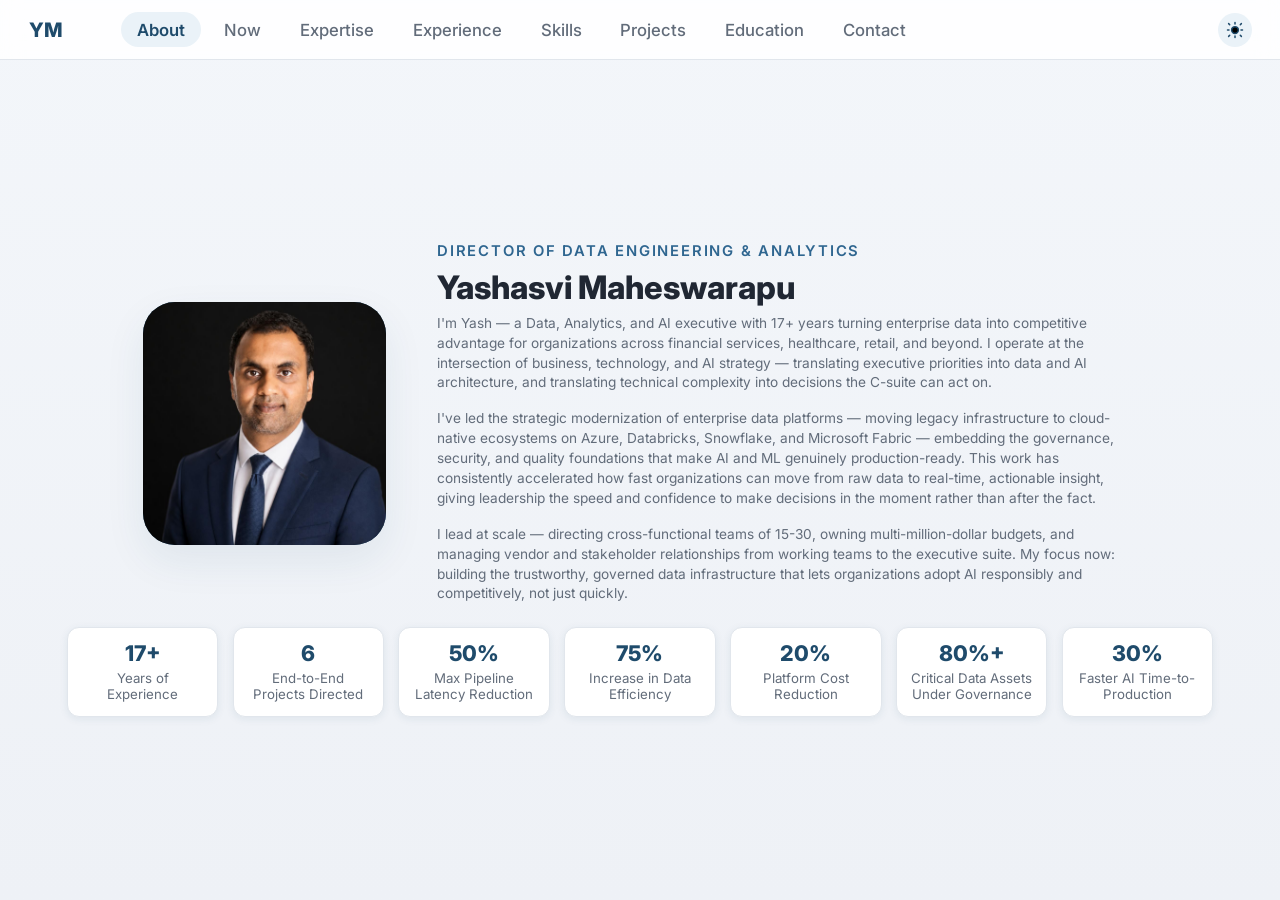
<file: resume/index.html>
<!DOCTYPE html>
<html lang="en">
<head>
  <meta charset="UTF-8">
  <meta name="viewport" content="width=device-width, initial-scale=1.0">
  <title>Yashasvi Maheswarapu — Portfolio</title>
  <link rel="stylesheet" href="style.css">
</head>
<body>

  <nav class="navbar" id="navbar">
    <a href="#about" class="nav-brand">YM</a>
    <button class="nav-toggle" id="navToggle" aria-label="Toggle menu" aria-expanded="false">
      <span></span><span></span><span></span>
    </button>
    <ul class="nav-links" id="navLinks">
      <li><a href="#about" class="nav-link">About</a></li>
      <li><a href="#now" class="nav-link">Now</a></li>
      <li><a href="#expertise" class="nav-link">Expertise</a></li>
      <li><a href="#experience" class="nav-link">Experience</a></li>
      <li><a href="#skills" class="nav-link">Skills</a></li>
      <li><a href="#projects" class="nav-link">Projects</a></li>
      <li><a href="#education" class="nav-link">Education</a></li>
      <li><a href="#contact" class="nav-link">Contact</a></li>
    </ul>
    <button class="theme-toggle" id="themeToggle" aria-label="Toggle dark mode" title="Toggle dark mode">
      <svg class="icon-sun" viewBox="0 0 24 24" width="18" height="18"><path d="M12 4V2M12 22v-2M4.93 4.93 3.51 3.51M20.49 20.49l-1.42-1.42M4 12H2M22 12h-2M4.93 19.07l-1.42 1.42M20.49 3.51l-1.42 1.42" stroke="currentColor" stroke-width="2" stroke-linecap="round"/><circle cx="12" cy="12" r="4.5" stroke="currentColor" stroke-width="2"/></svg>
      <svg class="icon-moon" viewBox="0 0 24 24" width="18" height="18"><path d="M20 14.5A8.5 8.5 0 0 1 9.5 4a8.5 8.5 0 1 0 10.5 10.5Z" stroke="currentColor" stroke-width="2" stroke-linejoin="round"/></svg>
    </button>
  </nav>

  <main>
    <section id="about" class="section active-panel">
      <div class="profile-intro">
        <div class="avatar" aria-hidden="true">
          <span class="initials">YM</span>
          <img src="headshot.jpg" alt="" onerror="this.style.display='none'">
        </div>
        <div class="profile-copy">
          <p class="eyebrow">Director of Data Engineering &amp; Analytics</p>
          <h1>Yashasvi Maheswarapu</h1>
          <p class="profile-bio">I'm Yash &mdash; a Data, Analytics, and AI executive with 17+ years turning enterprise data into competitive advantage for organizations across financial services, healthcare, retail, and beyond. I operate at the intersection of business, technology, and AI strategy &mdash; translating executive priorities into data and AI architecture, and translating technical complexity into decisions the C-suite can act on.</p>
          <p class="profile-bio">I've led the strategic modernization of enterprise data platforms &mdash; moving legacy infrastructure to cloud-native ecosystems on Azure, Databricks, Snowflake, and Microsoft Fabric &mdash; embedding the governance, security, and quality foundations that make AI and ML genuinely production-ready. This work has consistently accelerated how fast organizations can move from raw data to real-time, actionable insight, giving leadership the speed and confidence to make decisions in the moment rather than after the fact.</p>
          <p class="profile-bio">I lead at scale &mdash; directing cross-functional teams of 15-30, owning multi-million-dollar budgets, and managing vendor and stakeholder relationships from working teams to the executive suite. My focus now: building the trustworthy, governed data infrastructure that lets organizations adopt AI responsibly and competitively, not just quickly.</p>
        </div>
      </div>

      <div class="stats" id="stats">
        <div class="stat">
          <span class="stat-number" data-target="17" data-suffix="+">0</span>
          <span class="stat-label">Years of Experience</span>
        </div>
        <div class="stat">
          <span class="stat-number" data-target="6" data-suffix="">0</span>
          <span class="stat-label">End-to-End Projects Directed</span>
        </div>
        <div class="stat">
          <span class="stat-number" data-target="50" data-suffix="%">0</span>
          <span class="stat-label">Max Pipeline Latency Reduction</span>
        </div>
        <div class="stat">
          <span class="stat-number" data-target="75" data-suffix="%">0</span>
          <span class="stat-label">Increase in Data Efficiency</span>
        </div>
        <div class="stat">
          <span class="stat-number" data-target="20" data-suffix="%">0</span>
          <span class="stat-label">Platform Cost Reduction</span>
        </div>
        <div class="stat">
          <span class="stat-number" data-target="80" data-suffix="%+">0</span>
          <span class="stat-label">Critical Data Assets Under Governance</span>
        </div>
        <div class="stat">
          <span class="stat-number" data-target="30" data-suffix="%">0</span>
          <span class="stat-label">Faster AI Time-to-Production</span>
        </div>
      </div>
    </section>

    <section id="now" class="section">
      <h2><span class="section-index">02</span>What I'm Doing Now</h2>
      <div class="now-card">
        <div class="now-header">
          <div>
            <h3>Director, Data Engineering and AI</h3>
            <p class="now-company">Northwest Bank</p>
          </div>
          <span class="now-badge">Jun 2025 – Present</span>
        </div>
        <p class="now-text">Leading Northwest Bank's data engineering and AI function &mdash; setting the technical direction for a modern lakehouse platform and embedding governance-first practices into how data and AI move into production.</p>
        <ul>
          <li>Own the enterprise data and AI roadmap end-to-end, from cloud lakehouse architecture through to production-grade AI use cases.</li>
          <li>Lead the data platform's current-to-future-state rebuild, applying modern lakehouse and governance methodologies to raise the bar on scale and security.</li>
          <li>Direct vendor selection and strategy across data, AI, and data governance platforms, ensuring every investment aligns with long-term architecture and ROI.</li>
          <li>Deliver document intelligence and chatbot agents built on Databricks, Azure AI Document Intelligence, and Azure AI Foundry that give teams real-time, governed answers grounded in enterprise data.</li>
          <li>Establish the governance, quality, and security guardrails that let AI and analytics initiatives scale safely.</li>
          <li>Build and grow a high-performing team, with direct accountability for their development and career trajectory.</li>
          <li>Own annual budget planning and proposal development for the data and AI strategy, translating vision into funded, executable priorities.</li>
          <li>Partner with business stakeholders to prioritize high-value use cases and measure impact against operational benchmarks.</li>
        </ul>
      </div>
    </section>

    <section id="expertise" class="section">
      <h2><span class="section-index">03</span>Expertise &amp; Impact</h2>

      <div class="expertise-layout" id="expertiseLayout">
        <div class="project-list" id="expertiseList">

          <article class="project-card">
            <button class="expertise-trigger" data-target="expertise-leadership" aria-expanded="false">
              <div>
                <h3>Leadership &amp; Data Strategy</h3>
                <p class="project-tags">Team Leadership &middot; Vendor Management &middot; Executive Stakeholders</p>
              </div>
              <span class="expand-icon" aria-hidden="true">+</span>
            </button>
          </article>

          <article class="project-card">
            <button class="expertise-trigger" data-target="expertise-ai" aria-expanded="false">
              <div>
                <h3>AI Initiatives &amp; Advanced Analytics</h3>
                <p class="project-tags">Databricks &middot; Azure AI Foundry &middot; Predictive Modeling</p>
              </div>
              <span class="expand-icon" aria-hidden="true">+</span>
            </button>
          </article>

          <article class="project-card">
            <button class="expertise-trigger" data-target="expertise-architecture" aria-expanded="false">
              <div>
                <h3>Data Architecture, Engineering &amp; Integration</h3>
                <p class="project-tags">Medallion Architecture &middot; ETL/ELT &middot; Cloud Migration</p>
              </div>
              <span class="expand-icon" aria-hidden="true">+</span>
            </button>
          </article>

          <article class="project-card">
            <button class="expertise-trigger" data-target="expertise-governance" aria-expanded="false">
              <div>
                <h3>Data Governance, Quality &amp; Security</h3>
                <p class="project-tags">RBAC &middot; Metadata Tooling &middot; Compliance</p>
              </div>
              <span class="expand-icon" aria-hidden="true">+</span>
            </button>
          </article>

          <article class="project-card">
            <button class="expertise-trigger" data-target="expertise-visualization" aria-expanded="false">
              <div>
                <h3>Data Visualization</h3>
                <p class="project-tags">Power BI &middot; Tableau &middot; Qlik Sense</p>
              </div>
              <span class="expand-icon" aria-hidden="true">+</span>
            </button>
          </article>

        </div>

        <div class="expertise-detail" id="expertiseDetail" hidden>
          <button class="expertise-detail-close" id="expertiseDetailClose" aria-label="Close">&times;</button>
          <h3 id="expertiseDetailTitle"></h3>
          <p class="project-tags" id="expertiseDetailTags"></p>
          <ul id="expertiseDetailList"></ul>
        </div>
      </div>

      <template id="expertise-leadership">
        <li>Successfully directed cross-functional teams of data professionals to deliver high-impact solutions, achieving a 20% improvement in project delivery timelines while fostering a culture of innovation.</li>
        <li>Directed enterprise-scale data portfolios end-to-end, successfully managing comprehensive operational and capital budgets to guarantee on-time delivery, exceed stakeholder expectations, and drive measurable outcomes.</li>
        <li>Led strategic vendor management initiatives, evaluating third-party solutions and negotiating enterprise agreements for cloud platforms and external services to ensure maximum ROI and cost-efficiency.</li>
        <li>Spearheaded the migration to modern cloud platforms (Databricks, Snowflake, Microsoft Fabric), effectively managing platform vendor relationships and reducing overall infrastructure costs by 15%.</li>
        <li>Enabled business transformation by guiding teams to design scalable analytics strategies, resulting in a 30% increase in data-driven decision-making enterprise-wide.</li>
        <li>Collaborated with senior stakeholders to deliver tailored interactive dashboards, improving strategic decision-making and directly contributing to a 15% boost in revenue growth.</li>
      </template>

      <template id="expertise-ai">
        <li>Engineered Databricks-native document extraction pipelines using Azure AI Document Intelligence to parse and load unstructured documents into a vector database, enabling semantic search and enterprise content retrieval.</li>
        <li>Orchestrated Retrieval-Augmented Generation chatbot agents in Azure AI Foundry &mdash; selecting foundation models via the model catalog and building the retrieval-to-response chain in Prompt Flow &mdash; to surface critical document data to customer service teams in real time, driving a 30% to 50% improvement in service success rates.</li>
        <li>Governed model usage through a formal AI Foundry model risk-review process, RBAC-scoped hub and project access, and Content Safety filtering, giving compliance full auditability over every Prompt Flow run.</li>
        <li>Partnered with business stakeholders to identify high-value AI use cases, define data ingestion requirements, and validate agent response quality against operational benchmarks.</li>
        <li>Leveraged predictive and prescriptive modeling to deliver actionable insights, producing a 20% improvement in business outcomes and operational efficiency.</li>
        <li>Refined enterprise KPIs and reporting requirements, achieving a 25% increase in the accuracy and relevance of business performance metrics.</li>
      </template>

      <template id="expertise-architecture">
        <li>Designed and deployed secure, scalable architectures (Medallion Architecture, ADLS, AWS S3, Synapse, Snowflake, Fabric), successfully reducing data processing times by 35%.</li>
        <li>Optimized ETL/ELT pipelines utilizing Azure Data Factory, Databricks, AWS Glue, Apache Airflow, and Microsoft Fabric, slashing data processing latency by 50% and enabling real-time analytics.</li>
        <li>Architected enterprise data warehouses and data marts, scaling performance to effortlessly handle a 40% increase in data volume without compromising speed.</li>
        <li>Enhanced forecasting accuracy by 20% and improved historical reconciliation processes by deploying Kimball methodologies, optimizing business planning and resource allocation.</li>
        <li>Streamlined data integration across diverse source systems, ensuring zero downtime and pristine data accuracy for mission-critical workflows.</li>
      </template>

      <template id="expertise-governance">
        <li>Implemented sustainable data models, quality standards, and governance protocols, improving data accessibility and accuracy by 25%, while increasing overall data efficiency by 75% and reducing errors by 40%.</li>
        <li>Developed proprietary, in-house metadata and governance tools to strengthen regulatory compliance and data integrity.</li>
        <li>Instituted robust data security measures, including role-based access controls (RBAC) and encryption, protecting the confidentiality and integrity of sensitive corporate data.</li>
        <li>Directed regular audits and vulnerability assessments to proactively identify risks and maintain highly secure data environments.</li>
      </template>

      <template id="expertise-visualization">
        <li>Delivered dynamic, interactive dashboards leveraging Power BI, Tableau, and Qlik Sense, empowering stakeholders to achieve a 30% faster turnaround in critical decision-making.</li>
        <li>Managed analytics platform architecture to ensure robust, scalable, and customized visualization solutions that met diverse, cross-departmental business needs.</li>
      </template>
    </section>

    <section id="experience" class="section">
      <h2><span class="section-index">04</span>Experience</h2>
      <div class="timeline-scroll">
        <ol class="timeline">
          <li class="timeline-col above">
            <div class="timeline-card">
              <div class="timeline-header">
                <h3>Engineer</h3>
                <span class="dates">Jan 2009 – Sep 2010</span>
              </div>
              <p class="timeline-company">Capital Region Planning Commission</p>
            </div>
            <span class="timeline-dot"></span>
          </li>
          <li class="timeline-col below">
            <span class="timeline-dot"></span>
            <div class="timeline-card">
              <div class="timeline-header">
                <h3>Lead Data Engineer</h3>
                <span class="dates">Oct 2010 – Dec 2011</span>
              </div>
              <p class="timeline-company">Systechcorp, Inc.</p>
            </div>
          </li>
          <li class="timeline-col above">
            <div class="timeline-card">
              <div class="timeline-header">
                <h3>Senior Data Architect</h3>
                <span class="dates">Jan 2012 – Dec 2014</span>
              </div>
              <p class="timeline-company">Systechcorp, Inc.</p>
            </div>
            <span class="timeline-dot"></span>
          </li>
          <li class="timeline-col below">
            <span class="timeline-dot"></span>
            <div class="timeline-card">
              <div class="timeline-header">
                <h3>Senior Data Engineering Manager</h3>
                <span class="dates">Jan 2015 – Jan 2024</span>
              </div>
              <p class="timeline-company">Systechcorp, Inc.</p>
            </div>
          </li>
          <li class="timeline-col above">
            <div class="timeline-card">
              <div class="timeline-header">
                <h3>Sr Data Architect</h3>
                <span class="dates">Feb 2024 – Jul 2024</span>
              </div>
              <p class="timeline-company">Imagine 360</p>
            </div>
            <span class="timeline-dot"></span>
          </li>
          <li class="timeline-col below">
            <span class="timeline-dot"></span>
            <div class="timeline-card">
              <div class="timeline-header">
                <h3>Senior Manager Data Engineering</h3>
                <span class="dates">Aug 2024 – May 2025</span>
              </div>
              <p class="timeline-company">3 Cloud Solutions LLC</p>
            </div>
          </li>
          <li class="timeline-col above">
            <div class="timeline-card">
              <div class="timeline-header">
                <h3>Director Data Engineering and AI</h3>
                <span class="dates">Jun 2025 – Present</span>
              </div>
              <p class="timeline-company">Northwest Bank</p>
            </div>
            <span class="timeline-dot current"></span>
          </li>
        </ol>
      </div>
    </section>

    <section id="skills" class="section">
      <h2><span class="section-index">05</span>Skills &amp; Competencies</h2>
      <div class="skill-grid">
        <div class="skill-card">
          <h3>Leadership &amp; Strategy</h3>
          <div class="tags">
            <span>Strategic Leadership</span><span>Stakeholder Management</span><span>Vendor Management</span><span>Contract Negotiation</span><span>Team Development</span><span>Change Management</span>
          </div>
        </div>
        <div class="skill-card">
          <h3>Data Engineering &amp; Analytics</h3>
          <div class="tags">
            <span>Data Governance</span><span>Medallion Architecture</span><span>ETL/ELT Best Practices</span><span>Advanced Analytics</span>
          </div>
        </div>
        <div class="skill-card">
          <h3>Cloud Solutions</h3>
          <div class="tags">
            <span>Azure</span><span>AWS</span><span>Databricks</span><span>Snowflake</span><span>Microsoft Fabric</span><span>Azure Synapse</span>
          </div>
        </div>
        <div class="skill-card">
          <h3>BI &amp; Visualization</h3>
          <div class="tags">
            <span>Power BI</span><span>Tableau</span><span>Qlik Sense</span><span>SSRS</span><span>Business Objects</span>
          </div>
        </div>
        <div class="skill-card">
          <h3>ETL &amp; Orchestration</h3>
          <div class="tags">
            <span>SSIS</span><span>Informatica</span><span>Azure Data Factory</span><span>Apache Airflow</span>
          </div>
        </div>
        <div class="skill-card">
          <h3>Programming Languages</h3>
          <div class="tags">
            <span>Python</span><span>C#</span><span>C</span><span>SQL</span><span>KQL</span><span>SOQL</span>
          </div>
        </div>
        <div class="skill-card">
          <h3>Databases</h3>
          <div class="tags">
            <span>SQL Server</span><span>Oracle</span><span>Db2</span><span>Postgres</span><span>MySQL</span><span>Snowflake</span><span>Cosmos DB</span><span>MongoDB</span><span>AWS Redshift</span>
          </div>
        </div>
        <div class="skill-card">
          <h3>Big Data &amp; Integration</h3>
          <div class="tags">
            <span>Apache Spark</span><span>Kafka</span><span>DBT</span><span>Delta Lake</span><span>Azure Data Explorer</span><span>Azure Logic Apps</span><span>Azure Data Lake</span><span>Azure Event Hubs</span><span>Azure Stream Analytics</span><span>Azure Functions</span><span>AWS Glue</span>
          </div>
        </div>
        <div class="skill-card">
          <h3>Compliance &amp; Security</h3>
          <div class="tags">
            <span>Data Quality</span><span>Data Security Standards</span><span>Regulatory Compliance</span>
          </div>
        </div>
      </div>
    </section>

    <section id="projects" class="section">
      <h2><span class="section-index">06</span>Featured Projects</h2>

      <div class="expertise-layout" id="projectsLayout">
        <div class="project-list" id="projectsList">

          <article class="project-card">
            <button class="expertise-trigger" data-target="project-ai" aria-expanded="false">
              <div>
                <h3>AI Document Intelligence &amp; Chatbot Agents</h3>
                <p class="project-tags">Databricks &middot; Azure AI Foundry &middot; Prompt Flow</p>
              </div>
              <span class="expand-icon" aria-hidden="true">+</span>
            </button>
          </article>

          <article class="project-card">
            <button class="expertise-trigger" data-target="project-migration" aria-expanded="false">
              <div>
                <h3>Enterprise Cloud Data Platform Modernization</h3>
                <p class="project-tags">Databricks &middot; Snowflake &middot; Microsoft Fabric &middot; Medallion Architecture</p>
              </div>
              <span class="expand-icon" aria-hidden="true">+</span>
            </button>
          </article>

          <article class="project-card">
            <button class="expertise-trigger" data-target="project-governance" aria-expanded="false">
              <div>
                <h3>Enterprise Data Governance &amp; Quality Framework</h3>
                <p class="project-tags">Purview &middot; Collibra &middot; Profisee</p>
              </div>
              <span class="expand-icon" aria-hidden="true">+</span>
            </button>
          </article>

          <article class="project-card">
            <button class="expertise-trigger" data-target="project-analytics" aria-expanded="false">
              <div>
                <h3>Enterprise Analytics &amp; Decision Intelligence</h3>
                <p class="project-tags">Power BI &middot; Databricks Genie &middot; Semantic Modeling</p>
              </div>
              <span class="expand-icon" aria-hidden="true">+</span>
            </button>
          </article>

        </div>

        <div class="expertise-detail" id="projectDetail" hidden>
          <button class="expertise-detail-close" id="projectDetailClose" aria-label="Close">&times;</button>
          <h3 id="projectDetailTitle"></h3>
          <p class="project-tags" id="projectDetailTags"></p>
          <div id="projectDetailBody"></div>
        </div>
      </div>

      <template id="project-ai">
        <p><strong>Problem:</strong> Customer service teams were losing significant time hunting for answers buried across large volumes of unstructured documents &mdash; contracts, policy manuals, and procedural guides scattered across disparate repositories. The result was slow response times, inconsistent answers depending on which agent handled a ticket, and escalations that eroded customer trust.</p>
        <p><strong>Approach:</strong> Built a Databricks-native ingestion pipeline that pulls documents from enterprise repositories, extracts and OCRs text where needed, and cleans and normalizes content before chunking it into logical segments enriched with metadata &mdash; document type, source, version, business unit, effective date, and policy area. Each chunk is embedded using an approved Azure AI Foundry model and stored, alongside its metadata, in a vector database that serves as the system's retrieval layer. Foundation models are themselves vetted through Azure AI Foundry's model catalog against latency, cost, accuracy, and quality benchmarks, with only governance-approved models cleared for production use. Prompt Flow orchestrates the resulting RAG chain end to end: accepting the user's question, generating a query embedding, retrieving the most relevant document chunks, constructing a grounded prompt, calling the approved foundation model, generating a response, and running it through safety and quality checks before it's returned. Every Prompt Flow variant is evaluated in batch against golden question sets before promotion, and the validated flow is deployed as a managed online endpoint that customer service agents access directly inside their existing workflow.</p>
        <p><strong>Governance:</strong> Governance spans the full architecture, not just the model layer. Only foundation models cleared through a formal risk review are exposed via the AI Foundry model catalog; Azure RBAC scopes access at both the hub and project level; and document, prompt, and endpoint access are each independently restricted. Content Safety filters screen every input and output, every Prompt Flow run is logged for full audit history, and each generated answer carries traceability back to the specific document chunks that produced it &mdash; giving compliance and security stakeholders a complete, reviewable chain from source document to response.</p>

        <div class="case-diagram-wrap">
          <svg class="case-diagram" viewBox="0 0 860 500" role="img" aria-label="Architecture diagram: documents flow from enterprise sources through a Databricks ingestion pipeline into chunked, metadata-enriched embeddings stored in a vector database, which together with an AI Foundry-approved foundation model feed a Prompt Flow RAG chain. That flow is batch-evaluated, deployed as a managed online endpoint, and used by chatbot agents. A governance layer spans the serving layer, enforcing RBAC-scoped access on Prompt Flow and content-safety-controlled access on the managed endpoint.">
            <defs>
              <marker id="cdArrow" viewBox="0 0 10 10" refX="8.5" refY="5" markerWidth="7" markerHeight="7" orient="auto-start-reverse">
                <path d="M0,0 L10,5 L0,10 z" class="cd-arrowhead"></path>
              </marker>
              <marker id="cdArrowMuted" viewBox="0 0 10 10" refX="8.5" refY="5" markerWidth="6" markerHeight="6" orient="auto-start-reverse">
                <path d="M0,0 L10,5 L0,10 z" class="cd-arrowhead-muted"></path>
              </marker>
            </defs>

            <rect x="20" y="40" width="180" height="90" rx="8" class="cd-node"></rect>
            <text x="110" y="78" text-anchor="middle" class="cd-title">Document Sources</text>
            <text x="110" y="96" text-anchor="middle" class="cd-sub">Contracts · policies</text>
            <text x="110" y="110" text-anchor="middle" class="cd-sub">Procedural guides</text>

            <path d="M200,85 H222" class="cd-arrow" marker-end="url(#cdArrow)"></path>

            <rect x="227" y="40" width="180" height="90" rx="8" class="cd-node"></rect>
            <text x="317" y="78" text-anchor="middle" class="cd-title">Databricks Ingestion</text>
            <text x="317" y="96" text-anchor="middle" class="cd-sub">Extract · clean</text>
            <text x="317" y="110" text-anchor="middle" class="cd-sub">Chunk + enrich metadata</text>

            <path d="M407,85 H429" class="cd-arrow" marker-end="url(#cdArrow)"></path>

            <rect x="434" y="40" width="180" height="90" rx="8" class="cd-node"></rect>
            <text x="524" y="78" text-anchor="middle" class="cd-title">Embedding</text>
            <text x="524" y="96" text-anchor="middle" class="cd-sub">Approved Foundry model</text>
            <text x="524" y="110" text-anchor="middle" class="cd-sub">→ vector database</text>

            <path d="M614,85 H636" class="cd-arrow" marker-end="url(#cdArrow)"></path>

            <rect x="641" y="40" width="180" height="90" rx="8" class="cd-node"></rect>
            <text x="731" y="78" text-anchor="middle" class="cd-title">AI Foundry Model Catalog</text>
            <text x="731" y="96" text-anchor="middle" class="cd-sub">Latency · cost · accuracy</text>
            <text x="731" y="110" text-anchor="middle" class="cd-sub">→ approved models</text>

            <path d="M524,130 V210 H150 V275" class="cd-arrow" marker-end="url(#cdArrow)"></path>
            <path d="M731,130 V240 H70 V275" class="cd-arrow" marker-end="url(#cdArrow)"></path>

            <rect x="20" y="280" width="180" height="90" rx="8" class="cd-node-accent"></rect>
            <text x="110" y="316" text-anchor="middle" class="cd-title">Prompt Flow &mdash; RAG</text>
            <text x="110" y="334" text-anchor="middle" class="cd-sub">Retrieve · construct</text>
            <text x="110" y="348" text-anchor="middle" class="cd-sub">Generate · safety check</text>

            <path d="M200,325 H222" class="cd-arrow" marker-end="url(#cdArrow)"></path>

            <rect x="227" y="280" width="180" height="90" rx="8" class="cd-node"></rect>
            <text x="317" y="318" text-anchor="middle" class="cd-title">Batch Evaluation</text>
            <text x="317" y="336" text-anchor="middle" class="cd-sub">Golden question sets</text>
            <text x="317" y="350" text-anchor="middle" class="cd-sub">Variant testing</text>

            <path d="M407,325 H429" class="cd-arrow" marker-end="url(#cdArrow)"></path>

            <rect x="434" y="280" width="180" height="90" rx="8" class="cd-node"></rect>
            <text x="524" y="318" text-anchor="middle" class="cd-title">Managed Online</text>
            <text x="524" y="336" text-anchor="middle" class="cd-sub">Endpoint</text>

            <path d="M614,325 H636" class="cd-arrow" marker-end="url(#cdArrow)"></path>

            <rect x="641" y="280" width="180" height="90" rx="8" class="cd-node"></rect>
            <text x="731" y="318" text-anchor="middle" class="cd-title">Chatbot Agent</text>
            <text x="731" y="336" text-anchor="middle" class="cd-sub">Customer service</text>
            <text x="731" y="350" text-anchor="middle" class="cd-sub">workflow</text>

            <rect x="20" y="410" width="800" height="70" rx="8" class="cd-band"></rect>
            <text x="35" y="430" class="cd-band-label">GOVERNANCE &mdash; SPANS THE FULL ARCHITECTURE</text>
            <text x="130" y="458" text-anchor="middle" class="cd-chip">Approved model catalog only</text>
            <text x="325" y="458" text-anchor="middle" class="cd-chip">Azure RBAC &mdash; hub &amp; project</text>
            <text x="520" y="458" text-anchor="middle" class="cd-chip">Content Safety filters</text>
            <text x="715" y="458" text-anchor="middle" class="cd-chip">Full run logging</text>

            <path d="M110,410 V375" class="cd-arrow-dotted" marker-end="url(#cdArrowMuted)"></path>
            <text x="118" y="396" class="cd-conn-label">secures</text>
            <path d="M524,410 V375" class="cd-arrow-dotted" marker-end="url(#cdArrowMuted)"></path>
            <text x="532" y="396" class="cd-conn-label">controls</text>
          </svg>
        </div>
        <p class="case-diagram-caption">Documents move left to right into embeddings and an approved model, both feeding Prompt Flow's RAG chain below, which is evaluated, deployed, and governed end to end.</p>

        <p><strong>Operations:</strong> Productionized the agent as a system reps rely on directly inside their existing tools, not a side experiment &mdash; embedding the chatbot into Teams and the CRM rather than a separate app, authenticating through Entra ID and an API gateway so the Prompt Flow endpoint's credentials never reach the client, and layering a backend that manages conversation state and rate limits across sessions. The endpoint itself runs autoscaled with traffic-split deployments behind it, so a new version absorbs a slice of live traffic before a full cutover instead of an all-at-once release. Every response passes a confidence and Content Safety check before it reaches a rep; below a grounding threshold, the conversation escalates to a live agent with its full context and history attached rather than failing silently, and Azure Monitor tracks latency, error rate, and escalation rate across all of it to catch degradation before reps notice it.</p>

        <div class="case-diagram-wrap">
          <svg class="case-diagram" viewBox="0 0 860 500" role="img" aria-label="Production runtime diagram: a customer service rep reaches the agent through Teams or the CRM, authenticated via Entra ID and an API gateway, into a chatbot backend that manages session state, then an autoscaled, traffic-split Prompt Flow endpoint. Each response passes a confidence and Content Safety check -- grounded answers return to the rep with source citations, while low-confidence responses escalate to a human agent with full context. Azure Monitor observes the endpoint throughout for latency, errors, and escalation rate.">
            <defs>
              <marker id="runArrow" viewBox="0 0 10 10" refX="8.5" refY="5" markerWidth="7" markerHeight="7" orient="auto-start-reverse">
                <path d="M0,0 L10,5 L0,10 z" class="cd-arrowhead"></path>
              </marker>
              <marker id="runArrowMuted" viewBox="0 0 10 10" refX="8.5" refY="5" markerWidth="6" markerHeight="6" orient="auto-start-reverse">
                <path d="M0,0 L10,5 L0,10 z" class="cd-arrowhead-muted"></path>
              </marker>
            </defs>

            <rect x="20" y="40" width="180" height="90" rx="8" class="cd-node"></rect>
            <text x="110" y="78" text-anchor="middle" class="cd-title">Customer Service Rep</text>
            <text x="110" y="96" text-anchor="middle" class="cd-sub">Teams / CRM widget</text>

            <path d="M200,85 H222" class="cd-arrow" marker-end="url(#runArrow)"></path>

            <rect x="227" y="40" width="180" height="90" rx="8" class="cd-node"></rect>
            <text x="317" y="78" text-anchor="middle" class="cd-title">Auth &amp; API Gateway</text>
            <text x="317" y="96" text-anchor="middle" class="cd-sub">Entra ID · rate limits</text>

            <path d="M407,85 H429" class="cd-arrow" marker-end="url(#runArrow)"></path>

            <rect x="434" y="40" width="180" height="90" rx="8" class="cd-node"></rect>
            <text x="524" y="78" text-anchor="middle" class="cd-title">Chatbot Backend</text>
            <text x="524" y="96" text-anchor="middle" class="cd-sub">Session &amp; conversation</text>
            <text x="524" y="110" text-anchor="middle" class="cd-sub">state</text>

            <path d="M614,85 H636" class="cd-arrow" marker-end="url(#runArrow)"></path>

            <rect x="641" y="40" width="180" height="90" rx="8" class="cd-node-accent"></rect>
            <text x="731" y="78" text-anchor="middle" class="cd-title">Prompt Flow Endpoint</text>
            <text x="731" y="96" text-anchor="middle" class="cd-sub">Autoscaled</text>
            <text x="731" y="110" text-anchor="middle" class="cd-sub">Traffic-split deploys</text>

            <path d="M731,130 V200 H110 V275" class="cd-arrow" marker-end="url(#runArrow)"></path>
            <path d="M770,130 V275" class="cd-arrow-dotted" marker-end="url(#runArrowMuted)"></path>
            <text x="778" y="205" class="cd-conn-label">observes</text>

            <rect x="20" y="280" width="180" height="90" rx="8" class="cd-node-accent"></rect>
            <text x="110" y="318" text-anchor="middle" class="cd-title">Confidence &amp; Safety</text>
            <text x="110" y="336" text-anchor="middle" class="cd-sub">Grounding score</text>
            <text x="110" y="350" text-anchor="middle" class="cd-sub">Content Safety</text>

            <path d="M200,315 H222" class="cd-arrow" marker-end="url(#runArrow)"></path>
            <text x="204" y="308" class="cd-conn-label">grounded</text>

            <rect x="227" y="280" width="180" height="90" rx="8" class="cd-node"></rect>
            <text x="317" y="318" text-anchor="middle" class="cd-title">Response to Rep</text>
            <text x="317" y="336" text-anchor="middle" class="cd-sub">Grounded answer</text>
            <text x="317" y="350" text-anchor="middle" class="cd-sub">+ source citation</text>

            <path d="M180,370 V400 H524 V375" class="cd-arrow" marker-end="url(#runArrow)"></path>
            <text x="190" y="392" class="cd-conn-label">low confidence</text>

            <rect x="434" y="280" width="180" height="90" rx="8" class="cd-node"></rect>
            <text x="524" y="318" text-anchor="middle" class="cd-title">Human Handoff</text>
            <text x="524" y="336" text-anchor="middle" class="cd-sub">Full context +</text>
            <text x="524" y="350" text-anchor="middle" class="cd-sub">conversation history</text>

            <rect x="641" y="280" width="180" height="90" rx="8" class="cd-node"></rect>
            <text x="731" y="318" text-anchor="middle" class="cd-title">Azure Monitor</text>
            <text x="731" y="336" text-anchor="middle" class="cd-sub">Latency · errors</text>
            <text x="731" y="350" text-anchor="middle" class="cd-sub">Escalation rate</text>
          </svg>
        </div>
        <p class="case-diagram-caption">A rep's question authenticates through the gateway, runs against the autoscaled Prompt Flow endpoint, and either returns a grounded, cited answer or escalates to a human with full context &mdash; monitored end to end.</p>

        <p><strong>Impact:</strong> Drove a 30&ndash;50% improvement in service success rates, enabled enterprise-wide semantic search and content retrieval, gave compliance stakeholders full auditability and answer-level traceability over model usage and response provenance, and kept the system dependable in production through autoscaling, confidence-gated responses, and seamless human handoff when the agent wasn't confident enough.</p>
      </template>

      <template id="project-migration">
        <p><strong>Problem:</strong> Legacy, on-premises infrastructure and an accumulation of siloed platforms had driven up licensing and operational costs, left ETL pipelines slow and brittle, and closed off any real path to real-time analytics &mdash; while overlapping vendor contracts across multiple platforms made it hard to consolidate spend or hold any one platform accountable for performance.</p>
        <p><strong>Approach:</strong> Architected and led a phased migration to a modern lakehouse spanning Azure Data Lake Storage, AWS S3, Azure Synapse, Snowflake, and Microsoft Fabric &mdash; landing raw data in bronze, applying validated transformations through Databricks and DBT into silver, and modeling gold to power downstream warehouses, marts, and analytics workloads. Rebuilt ETL/ELT pipelines on Azure Data Factory, Databricks, AWS Glue, and Apache Airflow, then ran the cutover as a sequenced portfolio &mdash; prioritizing source systems by business risk and dependency and validating each one against reconciliation checks before decommissioning its legacy path, so no mission-critical workflow experienced downtime.</p>
        <p><strong>Architecture:</strong> Standardized every pipeline on Medallion Architecture as the common backbone, but treated the ingestion pattern feeding it as a choice rather than a default &mdash; batch pipelines for scheduled, bulk-volume sources; streaming pipelines where the business needed near-real-time freshness; and hybrid patterns where a source needed both a full historical batch load and an incremental real-time feed layered on top. Built a metadata-driven framework so that adding a new source or pipeline was a configuration entry rather than a hand-written pipeline, which accelerated delivery and kept hundreds of pipelines consistent instead of each one being bespoke. Data modeling followed the same needs-first approach: Kimball-style star schemas where BI and reporting consumption came first, Data Vault-style modeling where auditability and historical traceability mattered most, and flatter, denormalized structures where downstream ML and analytics workloads needed simpler, faster access &mdash; chosen per use case rather than forcing one modeling technique across the whole platform.</p>
        <p><strong>Governance:</strong> Treated vendor and cost governance as part of the migration itself, not an afterthought: evaluated platform vendors head-to-head on total cost of ownership and roadmap fit, negotiated enterprise agreements that consolidated overlapping licenses, and paired every cutover with a decommissioning plan so infrastructure spend actually came down instead of new platforms simply layering on top of old ones. Enforced data quality gates at each migration stage so the new platform inherited clean, validated data rather than carrying forward legacy technical debt.</p>
        <p><strong>Impact:</strong> Reduced infrastructure costs by 15%, cut data processing times by 35%, slashed ETL/ELT latency by up to 50% to enable real-time analytics, scaled the platform to absorb a 40% increase in data volume without compromising performance, and cut new-source onboarding time by turning pipeline creation into a configuration exercise instead of custom development.</p>
      </template>

      <template id="project-governance">
        <p><strong>Problem:</strong> Inconsistent data models and a lack of standardized governance were eroding trust in enterprise data.</p>
        <p><strong>Approach:</strong> Built the governance program around a purpose-fit tool stack rather than one platform trying to do everything: Microsoft Purview for enterprise-wide data cataloging, lineage tracking, and sensitivity classification across the Azure and multi-cloud estate; Collibra for business glossary, data stewardship workflows, and policy management, giving business owners a system of record for what each data asset means and who owns it; and Profisee for master data management, resolving and merging customer, product, and other core entities into governed golden records instead of letting duplicates and conflicting versions propagate downstream. Layered data quality checks directly into the pipelines themselves rather than treating quality as a downstream audit &mdash; validating schema, completeness, and business rules at ingestion, and re-validating after each transformation stage, so a bad record was caught and quarantined at the layer it entered instead of silently propagating into reporting.</p>
        <p><strong>Security &amp; Compliance:</strong> Instituted role-based access controls and encryption across the platform, keeping access policy tied to Purview's classification and Collibra's stewardship workflows rather than living in a separate spreadsheet, and directed regular audits and vulnerability assessments to verify those controls held in practice, not just on paper.</p>
        <p><strong>Impact:</strong> Improved data accessibility and accuracy by 25%, increased overall data efficiency by 75%, cut errors by 40%, and caught data quality issues at the point of ingestion instead of after they'd already reached downstream reports.</p>
      </template>

      <template id="project-analytics">
        <p><strong>Problem:</strong> Leadership lacked timely, trustworthy insight into business performance across departments.</p>
        <p><strong>Approach:</strong> Built semantic models on top of curated, governed data as the foundation for every downstream report &mdash; standardizing metric definitions, relationships, and business logic once so dashboards across Power BI, Tableau, and Qlik Sense stayed consistent instead of each department calculating the same KPI a different way. Delivered dynamic, interactive dashboards across all three tools, refined enterprise KPI and reporting requirements directly with business stakeholders, and applied predictive and prescriptive modeling to surface actionable insight rather than just historical reporting.</p>
        <p><strong>Evolution:</strong> Moved the platform from dashboard-first to question-first. Standardized on Power BI as the primary BI layer and layered Databricks Genie on top of the same governed, transformed data so business users can ask questions in natural language and get grounded answers directly, without waiting on a new report or a dashboard being built for that specific question. Genie draws on the same semantic definitions already established for governance, so an ad hoc question and a published dashboard trace back to the same trusted numbers instead of diverging into shadow metrics. That shifted a meaningful share of "can you pull me a number" requests out of the reporting backlog entirely, letting leadership self-serve most exploratory questions directly against the data instead of routing everything through a report request queue.</p>
        <p><strong>Impact:</strong> Enabled 30% faster decision turnaround, a 25% increase in KPI accuracy, contributed to 15% revenue growth, and reduced the reporting backlog by letting leadership get answers directly from the data instead of waiting on a new report for every question.</p>
      </template>
    </section>

    <section id="education" class="section">
      <h2><span class="section-index">07</span>Education &amp; Certifications</h2>
      <ul class="cert-list">
        <li><span class="cert-badge">MS</span><span>Master of Science in Computer Engineering &mdash; Dec 2008</span></li>
        <li><span class="cert-badge">MF</span><span>Microsoft Fabric Analytics Engineer Associate &mdash; Credential ID: D73C6061E5D8D83B</span></li>
        <li><span class="cert-badge">MF</span><span>Microsoft Applied Skills: Implement a data warehouse in Microsoft Fabric &mdash; Credential ID: B6F0237A4DB4529</span></li>
        <li><span class="cert-badge">MF</span><span>Microsoft Applied Skills: Implement a Lakehouse in Microsoft Fabric &mdash; Credential ID: 2ED19E1CF1AE0A2F</span></li>
        <li><span class="cert-badge">MF</span><span>Microsoft Applied Skills: Implement a Real-Time Intelligence solution in Microsoft Fabric &mdash; Credential ID: 33FCD9689805D725</span></li>
        <li><span class="cert-badge">HR</span><span>HackerRank Certification: Python (Basic) &mdash; Credential ID: 000cabbaebd0</span></li>
        <li><span class="cert-badge">HR</span><span>HackerRank Certification: SQL (Advanced) &mdash; Credential ID: c620dd7d73e3</span></li>
      </ul>
    </section>

    <section id="contact" class="section contact-section">
      <h2><span class="section-index">08</span>Get In Touch</h2>
      <p class="contact-lede">Open to conversations about data strategy, AI initiatives, and enterprise analytics leadership.</p>
      <div class="contact-actions">
        <a href="mailto:yashmaheswarapu@gmail.com" class="btn btn-primary">yashmaheswarapu@gmail.com</a>
        <a href="tel:+17325435072" class="btn btn-ghost">732.543.5072</a>
      </div>
    </section>
  </main>

  <footer class="footer">
    <p>&copy; <span id="year"></span> Yashasvi Maheswarapu</p>
  </footer>

  <button class="back-to-top" id="backToTop" aria-label="Back to top">
    <svg viewBox="0 0 24 24" width="18" height="18"><path d="M18 15l-6-6-6 6" stroke="currentColor" stroke-width="2" fill="none" stroke-linecap="round" stroke-linejoin="round"/></svg>
  </button>

  <script src="script.js"></script>
</body>
</html>
</file>
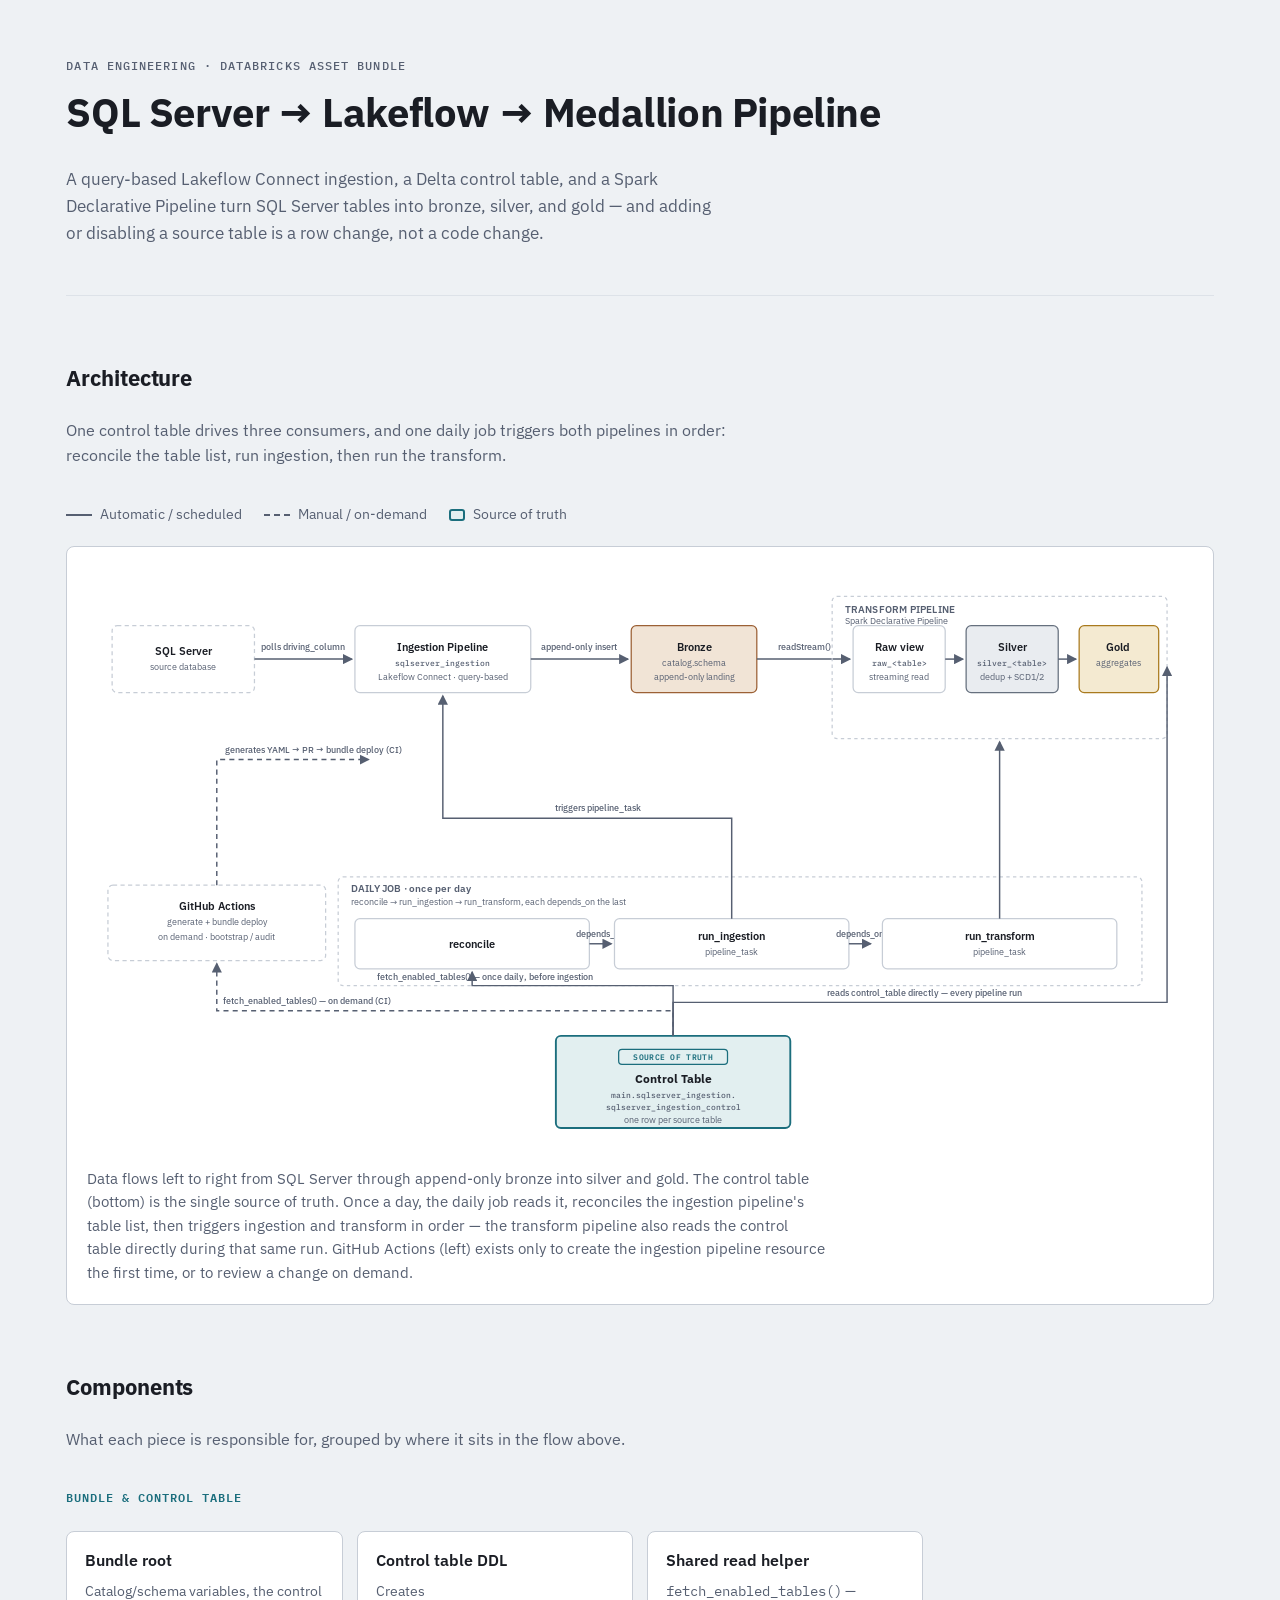
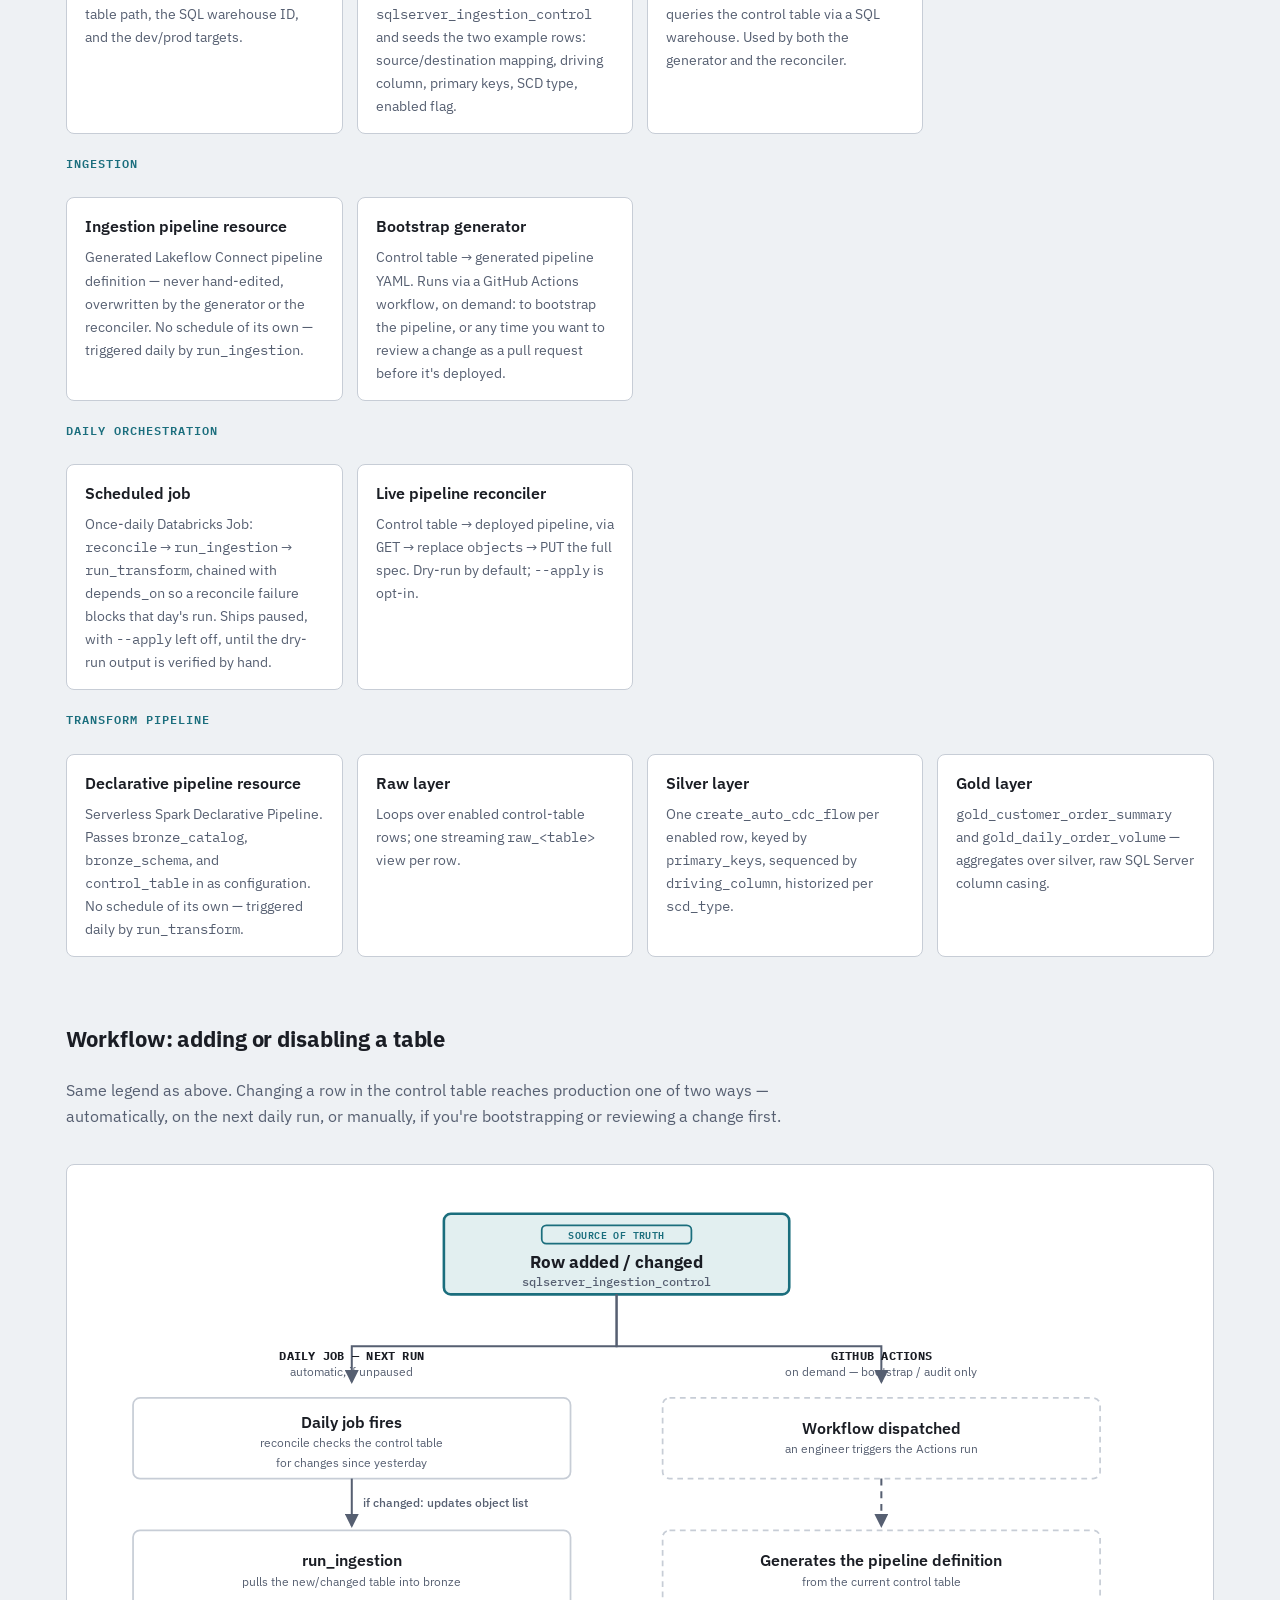
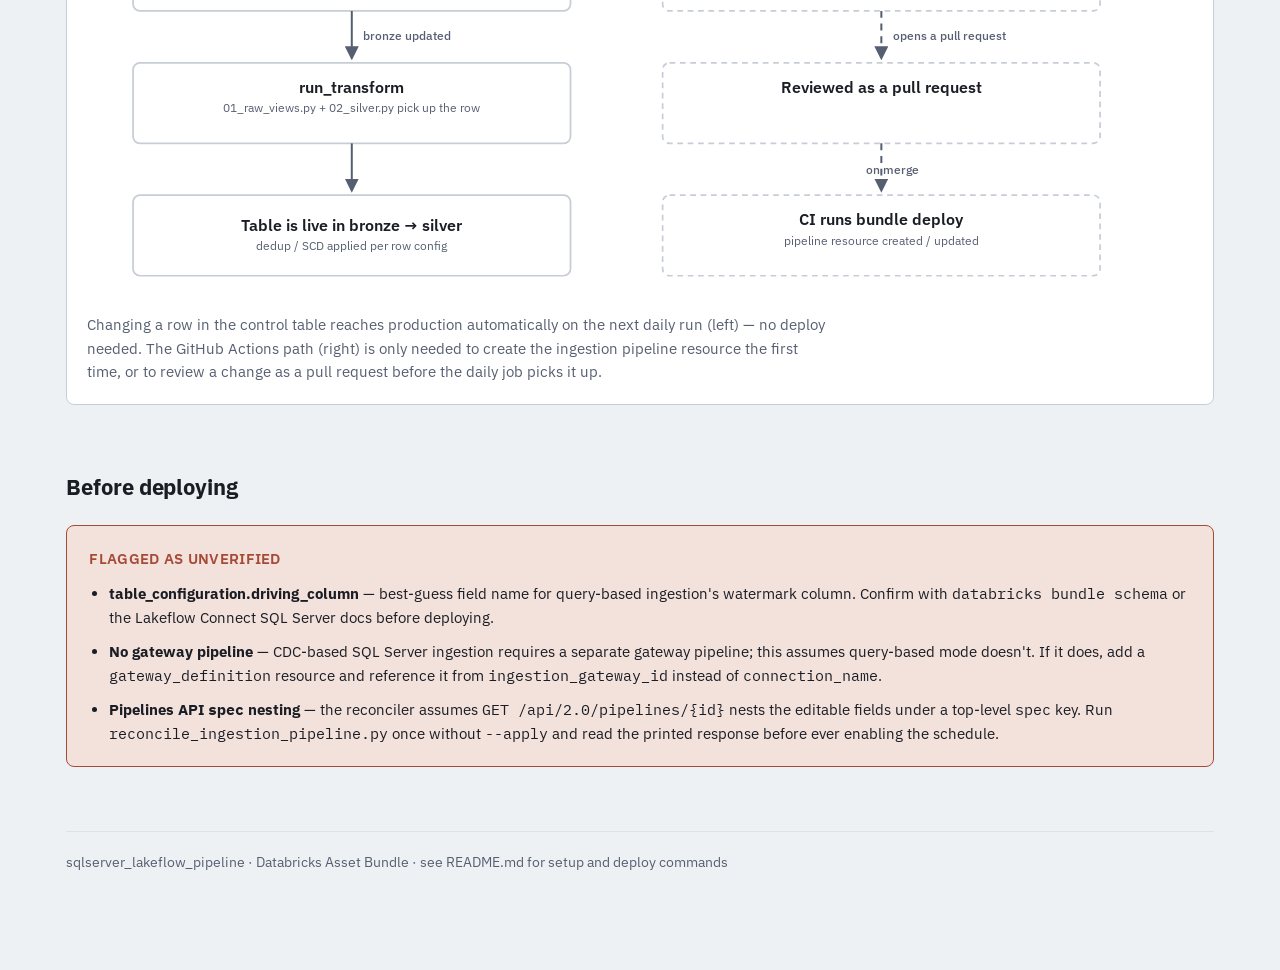
<file: databricks/ARCHITECTURE.html>
<!doctype html>
<html lang="en">
<head>
<meta charset="utf-8">
<meta name="viewport" content="width=device-width, initial-scale=1">
<title>SQL Server Lakeflow Architecture</title>
<link rel="preconnect" href="https://fonts.googleapis.com">
<link rel="preconnect" href="https://fonts.gstatic.com" crossorigin>
<link href="https://fonts.googleapis.com/css2?family=IBM+Plex+Sans:wght@400;500;600;700&family=IBM+Plex+Mono:wght@400;500;600&display=swap" rel="stylesheet">

<style>
  :root {
    --ink: #1A1D24;
    --ink-soft: #565F71;
    --bg: #EEF1F4;
    --surface: #FFFFFF;
    --surface-2: #F5F7F9;
    --line: #C7CDD6;
    --line-soft: #DDE2E8;

    --accent: #1B6E7D;
    --accent-soft: #E2EFF0;

    --bronze: #9C6136;
    --bronze-soft: #F1E4D6;
    --silver: #66707E;
    --silver-soft: #E9ECF0;
    --gold: #A97A1E;
    --gold-soft: #F4EAD1;

    --warn: #A64A38;
    --warn-soft: #F3E1DB;

    --font-display: 'IBM Plex Sans', ui-sans-serif, system-ui, sans-serif;
    --font-body: 'IBM Plex Sans', ui-sans-serif, system-ui, sans-serif;
    --font-mono: 'IBM Plex Mono', ui-monospace, 'SFMono-Regular', Menlo, monospace;

    --radius: 8px;
  }

  @media (prefers-color-scheme: dark) {
    :root:not([data-theme="light"]) {
      --ink: #E7E9ED;
      --ink-soft: #9AA3B2;
      --bg: #12151B;
      --surface: #1A1E27;
      --surface-2: #20242F;
      --line: #313746;
      --line-soft: #262B36;

      --accent: #5FC2D1;
      --accent-soft: #17282B;

      --bronze: #D19A6E;
      --bronze-soft: #2C2119;
      --silver: #AEB7C4;
      --silver-soft: #232732;
      --gold: #E0B563;
      --gold-soft: #2E2717;

      --warn: #E08776;
      --warn-soft: #301F1B;
    }
  }

  :root[data-theme="dark"] {
    --ink: #E7E9ED;
    --ink-soft: #9AA3B2;
    --bg: #12151B;
    --surface: #1A1E27;
    --surface-2: #20242F;
    --line: #313746;
    --line-soft: #262B36;

    --accent: #5FC2D1;
    --accent-soft: #17282B;

    --bronze: #D19A6E;
    --bronze-soft: #2C2119;
    --silver: #AEB7C4;
    --silver-soft: #232732;
    --gold: #E0B563;
    --gold-soft: #2E2717;

    --warn: #E08776;
    --warn-soft: #301F1B;
  }

  * { box-sizing: border-box; }

  body {
    margin: 0;
    background: var(--bg);
    color: var(--ink);
    font-family: var(--font-body);
    font-size: 16px;
    line-height: 1.6;
    -webkit-font-smoothing: antialiased;
  }

  .wrap {
    max-width: min(1400px, 94vw);
    margin: 0 auto;
    padding: 56px 28px 96px;
    display: flex;
    flex-direction: column;
    gap: 64px;
  }

  /* ---- title block ---- */

  .title-block {
    display: flex;
    flex-direction: column;
    gap: 14px;
    padding-bottom: 32px;
    border-bottom: 1px solid var(--line-soft);
  }

  .eyebrow {
    font-family: var(--font-mono);
    font-size: 0.75rem;
    font-weight: 500;
    letter-spacing: 0.09em;
    text-transform: uppercase;
    color: var(--ink-soft);
  }

  h1 {
    font-family: var(--font-display);
    font-weight: 700;
    font-size: clamp(1.9rem, 3.4vw, 2.5rem);
    line-height: 1.15;
    letter-spacing: -0.01em;
    margin: 0;
    text-wrap: balance;
  }

  .subtitle {
    max-width: 66ch;
    color: var(--ink-soft);
    font-size: 1.05rem;
  }

  code, .mono {
    font-family: var(--font-mono);
  }

  /* ---- section scaffolding ---- */

  section {
    display: flex;
    flex-direction: column;
    gap: 20px;
  }

  .section-head {
    display: flex;
    flex-direction: column;
    gap: 6px;
  }

  h2 {
    font-family: var(--font-display);
    font-weight: 700;
    font-size: 1.4rem;
    margin: 0;
    letter-spacing: -0.005em;
  }

  .section-sub {
    color: var(--ink-soft);
    max-width: 72ch;
    font-size: 0.98rem;
  }

  h3 {
    font-family: var(--font-display);
    font-weight: 600;
    font-size: 0.95rem;
    letter-spacing: 0.02em;
    text-transform: uppercase;
    color: var(--ink-soft);
    margin: 0;
  }

  /* ---- legend ---- */

  .legend {
    display: flex;
    flex-wrap: wrap;
    gap: 22px;
    align-items: center;
    font-size: 0.85rem;
    color: var(--ink-soft);
  }

  .legend-item {
    display: flex;
    align-items: center;
    gap: 8px;
  }

  .swatch-line {
    width: 26px;
    height: 0;
    border-top: 2px solid var(--ink-soft);
    display: inline-block;
  }

  .swatch-line.dashed {
    border-top-style: dashed;
  }

  .swatch-box {
    width: 16px;
    height: 12px;
    border-radius: 3px;
    display: inline-block;
    background: var(--accent-soft);
    border: 2px solid var(--accent);
  }

  /* ---- diagram panel ---- */

  .panel {
    background: var(--surface);
    border: 1px solid var(--line);
    border-radius: var(--radius);
    padding: 20px;
  }

  .diagram-scroll {
    overflow-x: auto;
  }

  svg.diagram {
    display: block;
    width: 100%;
    height: auto;
  }

  svg.diagram--arch {
    min-width: 900px;
  }

  svg.diagram--flow {
    min-width: 720px;
  }

  figure {
    margin: 0;
  }

  figcaption {
    margin-top: 14px;
    font-size: 0.92rem;
    color: var(--ink-soft);
    max-width: 82ch;
  }

  .scroll-hint {
    display: none;
    margin: 10px 0 0;
    font-family: var(--font-mono);
    font-size: 0.75rem;
    letter-spacing: 0.02em;
    color: var(--ink-soft);
  }

  @media (max-width: 920px) {
    .scroll-hint {
      display: block;
    }
  }

  /* diagram text/shape classes, shared by both svgs */
  .dg-node { fill: var(--surface); stroke: var(--line); stroke-width: 1.5; }
  .dg-node-dashed { fill: var(--surface); stroke: var(--line); stroke-width: 1.5; stroke-dasharray: 5 4; }
  .dg-node-accent { fill: var(--accent-soft); stroke: var(--accent); stroke-width: 2.25; }
  .dg-node-bronze { fill: var(--bronze-soft); stroke: var(--bronze); stroke-width: 1.5; }
  .dg-node-silver { fill: var(--silver-soft); stroke: var(--silver); stroke-width: 1.5; }
  .dg-node-gold { fill: var(--gold-soft); stroke: var(--gold); stroke-width: 1.5; }
  .dg-group { fill: none; stroke: var(--line); stroke-width: 1.5; stroke-dasharray: 4 4; }

  .dg-line-auto { fill: none; stroke: var(--ink-soft); stroke-width: 1.75; }
  .dg-line-manual { fill: none; stroke: var(--ink-soft); stroke-width: 1.75; stroke-dasharray: 6 5; }
  .dg-arrowhead { fill: var(--ink-soft); }

  .dg-title { font: 600 13.5px var(--font-display); fill: var(--ink); }
  .dg-title-lg { font: 700 14.5px var(--font-display); fill: var(--ink); }
  .dg-mono { font: 500 10px var(--font-mono); fill: var(--ink-soft); }
  .dg-sub { font: 400 10.5px var(--font-display); fill: var(--ink-soft); }
  .dg-label { font: 500 10.5px var(--font-display); fill: var(--ink-soft); }
  .dg-group-label { font: 600 11.5px var(--font-display); fill: var(--ink-soft); letter-spacing: 0.02em; }
  .dg-chip-text { font: 600 9px var(--font-mono); fill: var(--accent); letter-spacing: 0.04em; }
  .dg-lane-header { font: 700 10.5px var(--font-mono); fill: var(--ink); letter-spacing: 0.02em; text-transform: uppercase; }
  .dg-lane-sub { font: 400 10px var(--font-display); fill: var(--ink-soft); }

  /* ---- component cards ---- */

  .group-label {
    font-family: var(--font-mono);
    font-size: 0.75rem;
    font-weight: 600;
    letter-spacing: 0.08em;
    text-transform: uppercase;
    color: var(--accent);
    margin: 0 0 12px;
  }

  .card-grid {
    display: grid;
    grid-template-columns: repeat(auto-fill, minmax(260px, 1fr));
    gap: 14px;
  }

  .card {
    background: var(--surface);
    border: 1px solid var(--line);
    border-radius: var(--radius);
    padding: 16px 18px;
    display: flex;
    flex-direction: column;
    gap: 6px;
  }

  .card h4 {
    margin: 0;
    font-family: var(--font-display);
    font-size: 0.98rem;
    font-weight: 600;
  }

  .card p {
    margin: 0;
    font-size: 0.9rem;
    color: var(--ink-soft);
  }

  .card-group {
    display: flex;
    flex-direction: column;
    gap: 12px;
  }

  /* ---- known unknowns ---- */

  .warn-panel {
    background: var(--warn-soft);
    border: 1px solid var(--warn);
    border-radius: var(--radius);
    padding: 20px 22px;
    display: flex;
    flex-direction: column;
    gap: 12px;
  }

  .warn-panel h3 {
    color: var(--warn);
  }

  .warn-list {
    margin: 0;
    padding-left: 1.2em;
    display: flex;
    flex-direction: column;
    gap: 10px;
  }

  .warn-list li {
    font-size: 0.94rem;
  }

  .warn-list strong {
    color: var(--ink);
  }

  footer {
    color: var(--ink-soft);
    font-size: 0.85rem;
    border-top: 1px solid var(--line-soft);
    padding-top: 20px;
  }

  @media (max-width: 640px) {
    .wrap { padding: 40px 18px 72px; gap: 48px; }
  }
</style>
</head>
<body>

<div class="wrap">

  <div class="title-block">
    <span class="eyebrow">Data Engineering · Databricks Asset Bundle</span>
    <h1>SQL Server → Lakeflow → Medallion Pipeline</h1>
    <p class="subtitle">
      A query-based Lakeflow Connect ingestion, a Delta control table, and a Spark Declarative
      Pipeline turn SQL Server tables into bronze, silver, and gold — and adding or disabling a
      source table is a row change, not a code change.
    </p>
  </div>

  <section aria-labelledby="architecture-h">
    <div class="section-head">
      <h2 id="architecture-h">Architecture</h2>
      <p class="section-sub">
        One control table drives three consumers, and one daily job triggers both pipelines in
        order: reconcile the table list, run ingestion, then run the transform.
      </p>
    </div>

    <div class="legend">
      <span class="legend-item"><span class="swatch-line"></span>Automatic / scheduled</span>
      <span class="legend-item"><span class="swatch-line dashed"></span>Manual / on-demand</span>
      <span class="legend-item"><span class="swatch-box"></span>Source of truth</span>
    </div>

    <div class="panel">
      <div class="diagram-scroll">
        <figure>
          <svg class="diagram diagram--arch" viewBox="0 0 1320 700" role="img" aria-label="Architecture diagram: SQL Server data flows through the Lakeflow Connect ingestion pipeline into an append-only bronze layer, then through a Spark Declarative Pipeline into silver and gold tables. A Delta control table feeds a daily job that reconciles the ingestion pipeline's table list, then triggers the ingestion pipeline, then triggers the transform pipeline, in that order. A separate GitHub Actions workflow exists only to bootstrap the ingestion pipeline the first time or to review a change on demand.">
            <defs>
              <marker id="arrow1" viewBox="0 0 10 10" refX="8.5" refY="5" markerWidth="7" markerHeight="7" orient="auto-start-reverse">
                <path d="M0,0 L10,5 L0,10 z" class="dg-arrowhead"></path>
              </marker>
            </defs>

            <!-- top flow: SQL Server -> Ingestion -> Bronze -> Raw -> Silver -> Gold -->
            <rect x="30" y="70" width="170" height="80" rx="6" class="dg-node-dashed"></rect>
            <text x="115" y="105" text-anchor="middle" class="dg-title">SQL Server</text>
            <text x="115" y="123" text-anchor="middle" class="dg-sub">source database</text>

            <path d="M200,110 H316" class="dg-line-auto" marker-end="url(#arrow1)"></path>
            <text x="258" y="99" text-anchor="middle" class="dg-label">polls driving_column</text>

            <rect x="320" y="70" width="210" height="80" rx="6" class="dg-node"></rect>
            <text x="425" y="100" text-anchor="middle" class="dg-title">Ingestion Pipeline</text>
            <text x="425" y="118" text-anchor="middle" class="dg-mono">sqlserver_ingestion</text>
            <text x="425" y="135" text-anchor="middle" class="dg-sub">Lakeflow Connect · query-based</text>

            <path d="M530,110 H646" class="dg-line-auto" marker-end="url(#arrow1)"></path>
            <text x="588" y="99" text-anchor="middle" class="dg-label">append-only insert</text>

            <rect x="650" y="70" width="150" height="80" rx="6" class="dg-node-bronze"></rect>
            <text x="725" y="100" text-anchor="middle" class="dg-title">Bronze</text>
            <text x="725" y="118" text-anchor="middle" class="dg-sub">catalog.schema</text>
            <text x="725" y="135" text-anchor="middle" class="dg-sub">append-only landing</text>

            <path d="M800,110 H911" class="dg-line-auto" marker-end="url(#arrow1)"></path>
            <text x="857" y="99" text-anchor="middle" class="dg-label">readStream()</text>

            <rect x="890" y="35" width="400" height="170" rx="6" class="dg-group"></rect>
            <text x="905" y="55" class="dg-group-label">TRANSFORM PIPELINE</text>
            <text x="905" y="68" class="dg-sub">Spark Declarative Pipeline</text>

            <rect x="915" y="70" width="110" height="80" rx="6" class="dg-node"></rect>
            <text x="970" y="100" text-anchor="middle" class="dg-title">Raw view</text>
            <text x="970" y="118" text-anchor="middle" class="dg-mono">raw_&lt;table&gt;</text>
            <text x="970" y="135" text-anchor="middle" class="dg-sub">streaming read</text>

            <path d="M1025,110 H1046" class="dg-line-auto" marker-end="url(#arrow1)"></path>

            <rect x="1050" y="70" width="110" height="80" rx="6" class="dg-node-silver"></rect>
            <text x="1105" y="100" text-anchor="middle" class="dg-title">Silver</text>
            <text x="1105" y="118" text-anchor="middle" class="dg-mono">silver_&lt;table&gt;</text>
            <text x="1105" y="135" text-anchor="middle" class="dg-sub">dedup + SCD1/2</text>

            <path d="M1160,110 H1181" class="dg-line-auto" marker-end="url(#arrow1)"></path>

            <rect x="1185" y="70" width="95" height="80" rx="6" class="dg-node-gold"></rect>
            <text x="1232" y="100" text-anchor="middle" class="dg-title">Gold</text>
            <text x="1232" y="118" text-anchor="middle" class="dg-sub">aggregates</text>

            <!-- mid row: GitHub Actions (on-demand bootstrap) + daily job (automatic) -->
            <rect x="25" y="380" width="260" height="90" rx="6" class="dg-node-dashed"></rect>
            <text x="155" y="410" text-anchor="middle" class="dg-title">GitHub Actions</text>
            <text x="155" y="428" text-anchor="middle" class="dg-sub">generate + bundle deploy</text>
            <text x="155" y="445" text-anchor="middle" class="dg-sub">on demand · bootstrap / audit</text>

            <!-- GitHub Actions -> ingestion pipeline (dashed) -->
            <path d="M155,380 V230 H336" class="dg-line-manual" marker-end="url(#arrow1)"></path>
            <text x="165" y="222" class="dg-label">generates YAML → PR → bundle deploy (CI)</text>

            <!-- daily job group -->
            <rect x="300" y="370" width="960" height="130" rx="6" class="dg-group"></rect>
            <text x="315" y="388" class="dg-group-label">DAILY JOB · once per day</text>
            <text x="315" y="404" class="dg-sub">reconcile → run_ingestion → run_transform, each depends_on the last</text>

            <rect x="320" y="420" width="280" height="60" rx="6" class="dg-node"></rect>
            <text x="460" y="455" text-anchor="middle" class="dg-title">reconcile</text>

            <path d="M600,450 H626" class="dg-line-auto" marker-end="url(#arrow1)"></path>
            <text x="613" y="442" text-anchor="middle" class="dg-label">depends_on</text>

            <rect x="630" y="420" width="280" height="60" rx="6" class="dg-node"></rect>
            <text x="770" y="446" text-anchor="middle" class="dg-title">run_ingestion</text>
            <text x="770" y="463" text-anchor="middle" class="dg-sub">pipeline_task</text>

            <path d="M910,450 H936" class="dg-line-auto" marker-end="url(#arrow1)"></path>
            <text x="923" y="442" text-anchor="middle" class="dg-label">depends_on</text>

            <rect x="950" y="420" width="280" height="60" rx="6" class="dg-node"></rect>
            <text x="1090" y="446" text-anchor="middle" class="dg-title">run_transform</text>
            <text x="1090" y="463" text-anchor="middle" class="dg-sub">pipeline_task</text>

            <!-- run_ingestion triggers the real ingestion pipeline -->
            <path d="M770,420 V300 H425 V154" class="dg-line-auto" marker-end="url(#arrow1)"></path>
            <text x="610" y="292" text-anchor="middle" class="dg-label">triggers pipeline_task</text>

            <!-- run_transform triggers the real transform pipeline group -->
            <path d="M1090,420 V209" class="dg-line-auto" marker-end="url(#arrow1)"></path>

            <!-- control table hub -->
            <rect x="560" y="560" width="280" height="110" rx="6" class="dg-node-accent"></rect>
            <rect x="635" y="576" width="130" height="18" rx="4" fill="var(--accent-soft)" stroke="var(--accent)" stroke-width="1.5"></rect>
            <text x="700" y="589" text-anchor="middle" class="dg-chip-text">SOURCE OF TRUTH</text>
            <text x="700" y="616" text-anchor="middle" class="dg-title-lg">Control Table</text>
            <text x="700" y="634" text-anchor="middle" class="dg-mono">main.sqlserver_ingestion.</text>
            <text x="700" y="648" text-anchor="middle" class="dg-mono">sqlserver_ingestion_control</text>
            <text x="700" y="664" text-anchor="middle" class="dg-sub">one row per source table</text>

            <!-- branch: control table -> reconcile task (solid, once daily) -->
            <path d="M700,560 V500 H460 V484" class="dg-line-auto" marker-end="url(#arrow1)"></path>
            <text x="475" y="493" text-anchor="middle" class="dg-label">fetch_enabled_tables() — once daily, before ingestion</text>

            <!-- branch: control table -> transform pipeline group direct read (solid, every run) -->
            <path d="M700,560 V520 H1290 V120" class="dg-line-auto" marker-end="url(#arrow1)"></path>
            <text x="1000" y="512" text-anchor="middle" class="dg-label">reads control_table directly — every pipeline run</text>

            <!-- branch: control table -> GitHub Actions (dashed, on demand) -->
            <path d="M700,560 V530 H155 V474" class="dg-line-manual" marker-end="url(#arrow1)"></path>
            <text x="163" y="522" class="dg-label">fetch_enabled_tables() — on demand (CI)</text>
          </svg>
        </figure>
      </div>
      <p class="scroll-hint">Scroll horizontally to see the full diagram →</p>
      <figcaption>
        Data flows left to right from SQL Server through append-only bronze into silver and gold.
        The control table (bottom) is the single source of truth. Once a day, the daily job reads
        it, reconciles the ingestion pipeline's table list, then triggers ingestion and transform
        in order — the transform pipeline also reads the control table directly during that same
        run. GitHub Actions (left) exists only to create the ingestion pipeline resource the first
        time, or to review a change on demand.
      </figcaption>
    </div>
  </section>

  <section aria-labelledby="components-h">
    <div class="section-head">
      <h2 id="components-h">Components</h2>
      <p class="section-sub">What each piece is responsible for, grouped by where it sits in the flow above.</p>
    </div>

    <div class="card-group">
      <p class="group-label">Bundle &amp; control table</p>
      <div class="card-grid">
        <div class="card">
          <h4>Bundle root</h4>
          <p>Catalog/schema variables, the control table path, the SQL warehouse ID, and the dev/prod targets.</p>
        </div>
        <div class="card">
          <h4>Control table DDL</h4>
          <p>Creates <code>sqlserver_ingestion_control</code> and seeds the two example rows: source/destination mapping, driving column, primary keys, SCD type, enabled flag.</p>
        </div>
        <div class="card">
          <h4>Shared read helper</h4>
          <p><code>fetch_enabled_tables()</code> — queries the control table via a SQL warehouse. Used by both the generator and the reconciler.</p>
        </div>
      </div>
    </div>

    <div class="card-group">
      <p class="group-label">Ingestion</p>
      <div class="card-grid">
        <div class="card">
          <h4>Ingestion pipeline resource</h4>
          <p>Generated Lakeflow Connect pipeline definition — never hand-edited, overwritten by the generator or the reconciler. No schedule of its own — triggered daily by <code>run_ingestion</code>.</p>
        </div>
        <div class="card">
          <h4>Bootstrap generator</h4>
          <p>Control table → generated pipeline YAML. Runs via a GitHub Actions workflow, on demand: to bootstrap the pipeline, or any time you want to review a change as a pull request before it's deployed.</p>
        </div>
      </div>
    </div>

    <div class="card-group">
      <p class="group-label">Daily orchestration</p>
      <div class="card-grid">
        <div class="card">
          <h4>Scheduled job</h4>
          <p>Once-daily Databricks Job: <code>reconcile</code> → <code>run_ingestion</code> → <code>run_transform</code>, chained with <code>depends_on</code> so a reconcile failure blocks that day's run. Ships paused, with <code>--apply</code> left off, until the dry-run output is verified by hand.</p>
        </div>
        <div class="card">
          <h4>Live pipeline reconciler</h4>
          <p>Control table → deployed pipeline, via <code>GET</code> → replace <code>objects</code> → <code>PUT</code> the full spec. Dry-run by default; <code>--apply</code> is opt-in.</p>
        </div>
      </div>
    </div>

    <div class="card-group">
      <p class="group-label">Transform pipeline</p>
      <div class="card-grid">
        <div class="card">
          <h4>Declarative pipeline resource</h4>
          <p>Serverless Spark Declarative Pipeline. Passes <code>bronze_catalog</code>, <code>bronze_schema</code>, and <code>control_table</code> in as configuration. No schedule of its own — triggered daily by <code>run_transform</code>.</p>
        </div>
        <div class="card">
          <h4>Raw layer</h4>
          <p>Loops over enabled control-table rows; one streaming <code>raw_&lt;table&gt;</code> view per row.</p>
        </div>
        <div class="card">
          <h4>Silver layer</h4>
          <p>One <code>create_auto_cdc_flow</code> per enabled row, keyed by <code>primary_keys</code>, sequenced by <code>driving_column</code>, historized per <code>scd_type</code>.</p>
        </div>
        <div class="card">
          <h4>Gold layer</h4>
          <p><code>gold_customer_order_summary</code> and <code>gold_daily_order_volume</code> — aggregates over silver, raw SQL Server column casing.</p>
        </div>
      </div>
    </div>
  </section>

  <section aria-labelledby="workflow-h">
    <div class="section-head">
      <h2 id="workflow-h">Workflow: adding or disabling a table</h2>
      <p class="section-sub">
        Same legend as above. Changing a row in the control table reaches production one of two
        ways — automatically, on the next daily run, or manually, if you're bootstrapping or
        reviewing a change first.
      </p>
    </div>

    <div class="panel">
      <div class="diagram-scroll">
        <figure>
          <svg class="diagram diagram--flow" viewBox="0 0 960 620" role="img" aria-label="Workflow diagram: a row change in the control table reaches production one of two ways. Automatically, the daily job's next scheduled run reconciles the ingestion pipeline, pulls the table into bronze, then generates its silver flow. On demand, a GitHub Actions workflow generates the pipeline definition, opens a pull request for review, and deploys the bundle on merge -- used only to bootstrap the pipeline or to review a change before the daily job picks it up.">
            <defs>
              <marker id="arrow2" viewBox="0 0 10 10" refX="8.5" refY="5" markerWidth="7" markerHeight="7" orient="auto-start-reverse">
                <path d="M0,0 L10,5 L0,10 z" class="dg-arrowhead"></path>
              </marker>
            </defs>

            <rect x="310" y="25" width="300" height="70" rx="6" class="dg-node-accent"></rect>
            <rect x="395" y="35" width="130" height="16" rx="4" fill="var(--accent-soft)" stroke="var(--accent)" stroke-width="1.5"></rect>
            <text x="460" y="47" text-anchor="middle" class="dg-chip-text">SOURCE OF TRUTH</text>
            <text x="460" y="72" text-anchor="middle" class="dg-title-lg">Row added / changed</text>
            <text x="460" y="88" text-anchor="middle" class="dg-mono">sqlserver_ingestion_control</text>

            <path d="M460,95 V140 H230 V171" class="dg-line-auto" marker-end="url(#arrow2)"></path>
            <path d="M460,95 V140 H690 V171" class="dg-line-auto" marker-end="url(#arrow2)"></path>

            <!-- lane headers -->
            <text x="230" y="152" text-anchor="middle" class="dg-lane-header">Daily job — next run</text>
            <text x="230" y="166" text-anchor="middle" class="dg-lane-sub">automatic, if unpaused</text>

            <text x="690" y="152" text-anchor="middle" class="dg-lane-header">GitHub Actions</text>
            <text x="690" y="166" text-anchor="middle" class="dg-lane-sub">on demand — bootstrap / audit only</text>

            <!-- lane A: daily job (reconcile -> ingest -> transform) -->
            <rect x="40" y="185" width="380" height="70" rx="6" class="dg-node"></rect>
            <text x="230" y="211" text-anchor="middle" class="dg-title">Daily job fires</text>
            <text x="230" y="228" text-anchor="middle" class="dg-sub">reconcile checks the control table</text>
            <text x="230" y="245" text-anchor="middle" class="dg-sub">for changes since yesterday</text>

            <path d="M230,255 V296" class="dg-line-auto" marker-end="url(#arrow2)"></path>
            <text x="240" y="280" class="dg-label">if changed: updates object list</text>

            <rect x="40" y="300" width="380" height="70" rx="6" class="dg-node"></rect>
            <text x="230" y="331" text-anchor="middle" class="dg-title">run_ingestion</text>
            <text x="230" y="348" text-anchor="middle" class="dg-sub">pulls the new/changed table into bronze</text>

            <path d="M230,370 V411" class="dg-line-auto" marker-end="url(#arrow2)"></path>
            <text x="240" y="395" class="dg-label">bronze updated</text>

            <rect x="40" y="415" width="380" height="70" rx="6" class="dg-node"></rect>
            <text x="230" y="441" text-anchor="middle" class="dg-title">run_transform</text>
            <text x="230" y="458" text-anchor="middle" class="dg-sub">01_raw_views.py + 02_silver.py pick up the row</text>

            <path d="M230,485 V526" class="dg-line-auto" marker-end="url(#arrow2)"></path>

            <rect x="40" y="530" width="380" height="70" rx="6" class="dg-node"></rect>
            <text x="230" y="561" text-anchor="middle" class="dg-title">Table is live in bronze → silver</text>
            <text x="230" y="578" text-anchor="middle" class="dg-sub">dedup / SCD applied per row config</text>

            <!-- lane B: GitHub Actions (on demand, dashed) -->
            <rect x="500" y="185" width="380" height="70" rx="6" class="dg-node-dashed"></rect>
            <text x="690" y="216" text-anchor="middle" class="dg-title">Workflow dispatched</text>
            <text x="690" y="233" text-anchor="middle" class="dg-sub">an engineer triggers the Actions run</text>

            <path d="M690,255 V296" class="dg-line-manual" marker-end="url(#arrow2)"></path>

            <rect x="500" y="300" width="380" height="70" rx="6" class="dg-node-dashed"></rect>
            <text x="690" y="331" text-anchor="middle" class="dg-title">Generates the pipeline definition</text>
            <text x="690" y="348" text-anchor="middle" class="dg-sub">from the current control table</text>

            <path d="M690,370 V411" class="dg-line-manual" marker-end="url(#arrow2)"></path>
            <text x="700" y="395" class="dg-label">opens a pull request</text>

            <rect x="500" y="415" width="380" height="70" rx="6" class="dg-node-dashed"></rect>
            <text x="690" y="441" text-anchor="middle" class="dg-title">Reviewed as a pull request</text>

            <path d="M690,485 V526" class="dg-line-manual" marker-end="url(#arrow2)"></path>
            <text x="700" y="512" text-anchor="middle" class="dg-label">on merge</text>

            <rect x="500" y="530" width="380" height="70" rx="6" class="dg-node-dashed"></rect>
            <text x="690" y="556" text-anchor="middle" class="dg-title">CI runs bundle deploy</text>
            <text x="690" y="573" text-anchor="middle" class="dg-sub">pipeline resource created / updated</text>
          </svg>
        </figure>
      </div>
      <p class="scroll-hint">Scroll horizontally to see the full diagram →</p>
      <figcaption>
        Changing a row in the control table reaches production automatically on the next daily
        run (left) — no deploy needed. The GitHub Actions path (right) is only needed to create
        the ingestion pipeline resource the first time, or to review a change as a pull request
        before the daily job picks it up.
      </figcaption>
    </div>
  </section>

  <section aria-labelledby="unknowns-h">
    <div class="section-head">
      <h2 id="unknowns-h">Before deploying</h2>
    </div>

    <div class="warn-panel">
      <h3>Flagged as unverified</h3>
      <ul class="warn-list">
        <li>
          <strong>table_configuration.driving_column</strong> — best-guess field name for query-based
          ingestion's watermark column. Confirm with <code>databricks bundle schema</code> or the
          Lakeflow Connect SQL Server docs before deploying.
        </li>
        <li>
          <strong>No gateway pipeline</strong> — CDC-based SQL Server ingestion requires a separate
          gateway pipeline; this assumes query-based mode doesn't. If it does, add a
          <code>gateway_definition</code> resource and reference it from
          <code>ingestion_gateway_id</code> instead of <code>connection_name</code>.
        </li>
        <li>
          <strong>Pipelines API <code>spec</code> nesting</strong> — the reconciler assumes
          <code>GET /api/2.0/pipelines/{id}</code> nests the editable fields under a top-level
          <code>spec</code> key. Run <code>reconcile_ingestion_pipeline.py</code> once without
          <code>--apply</code> and read the printed response before ever enabling the schedule.
        </li>
      </ul>
    </div>
  </section>

  <footer>
    sqlserver_lakeflow_pipeline · Databricks Asset Bundle · see README.md for setup and deploy commands
  </footer>

</div>
</body>
</html>
</file>
<file: resume/style.css>
@import url("https://fonts.googleapis.com/css2?family=Inter:wght@400;500;600;700;800&display=swap");

:root {
  --text: #202733;
  --muted: #626c7a;
  --accent: #2f6690;
  --accent-dark: #1f4b6b;
  --accent-soft: #eaf2f8;
  --accent-soft-2: #f4f8fb;
  --border: #e1e6ec;
  --bg: #ffffff;
  --page-bg-1: #f3f6fa;
  --page-bg-2: #eef1f6;
  --card-bg: #ffffff;
  --shadow: rgba(31, 75, 107, 0.08);
  --nav-height: 60px;
}

[data-theme="dark"] {
  --text: #e7ebf1;
  --muted: #9aa5b3;
  --accent: #7fb8e6;
  --accent-dark: #b8dcf5;
  --accent-soft: rgba(127, 184, 230, 0.14);
  --accent-soft-2: rgba(127, 184, 230, 0.08);
  --border: #2a3441;
  --bg: #121822;
  --page-bg-1: #0f151e;
  --page-bg-2: #121822;
  --card-bg: #182130;
  --shadow: rgba(0, 0, 0, 0.35);
}

* {
  box-sizing: border-box;
}

html {
  scroll-behavior: smooth;
  font-size: clamp(15px, 13px + 0.5vw, 19px);
}

body {
  margin: 0;
  background: linear-gradient(180deg, var(--page-bg-1) 0%, var(--page-bg-2) 100%);
  font-family: "Inter", "Helvetica Neue", Arial, sans-serif;
  color: var(--text);
  transition: background 0.3s ease, color 0.3s ease;
}

a {
  color: inherit;
}

/* ---------- Nav ---------- */

.navbar {
  position: sticky;
  top: 0;
  z-index: 100;
  height: var(--nav-height);
  display: flex;
  align-items: center;
  gap: 1.5rem;
  padding: 0 1.5rem;
  background: color-mix(in srgb, var(--bg) 85%, transparent);
  backdrop-filter: blur(10px);
  border-bottom: 1px solid var(--border);
}

.nav-brand {
  font-weight: 800;
  color: var(--accent-dark);
  text-decoration: none;
  font-size: 1.05rem;
  letter-spacing: 0.03em;
}

.nav-links {
  list-style: none;
  display: flex;
  gap: 0.35rem;
  margin: 0 auto 0 1.5rem;
  padding: 0;
  flex: 1;
}

.nav-link {
  display: inline-block;
  text-decoration: none;
  color: var(--muted);
  font-size: 0.88rem;
  font-weight: 500;
  padding: 0.4rem 0.85rem;
  border-radius: 999px;
  transition: background 0.2s ease, color 0.2s ease;
}

.nav-link:hover {
  color: var(--accent-dark);
}

.nav-link.active {
  color: var(--accent-dark);
  background: var(--accent-soft);
  font-weight: 600;
}

.theme-toggle {
  background: var(--accent-soft);
  border: none;
  color: var(--accent-dark);
  width: 34px;
  height: 34px;
  border-radius: 50%;
  display: flex;
  align-items: center;
  justify-content: center;
  cursor: pointer;
  flex-shrink: 0;
}

.icon-moon { display: none; }
[data-theme="dark"] .icon-sun { display: none; }
[data-theme="dark"] .icon-moon { display: block; }

.nav-toggle {
  display: none;
  flex-direction: column;
  gap: 4px;
  background: none;
  border: none;
  cursor: pointer;
  padding: 0.3rem;
}

.nav-toggle span {
  width: 20px;
  height: 2px;
  background: var(--text);
  border-radius: 2px;
}

/* ---------- Profile intro (Now panel header) ---------- */

.profile-intro {
  display: flex;
  align-items: center;
  justify-content: center;
  gap: clamp(1.5rem, 4vw, 3rem);
  text-align: left;
  margin: 0 auto clamp(0.5rem, 2.5vh, 2rem);
  max-width: 1200px;
}

.avatar {
  flex-shrink: 0;
  width: clamp(140px, min(19vw, 27vh), 320px);
  height: clamp(140px, min(19vw, 27vh), 320px);
  border-radius: 32px;
  background: linear-gradient(135deg, var(--accent), var(--accent-dark));
  display: flex;
  align-items: center;
  justify-content: center;
  position: relative;
  box-shadow: 0 16px 40px var(--shadow);
  overflow: hidden;
}

.avatar .initials {
  color: #fff;
  font-weight: 700;
  font-size: clamp(2.1rem, 3.2vw, 3.4rem);
  letter-spacing: 0.05em;
}

.avatar img {
  position: absolute;
  inset: 0;
  width: 100%;
  height: 100%;
  object-fit: cover;
}

.profile-copy {
  min-width: 0;
}

.eyebrow {
  text-transform: uppercase;
  letter-spacing: 0.12em;
  font-size: 0.78rem;
  font-weight: 600;
  color: var(--accent);
  margin: 0 0 clamp(0.25rem, 0.8vh, 0.5rem);
}

.profile-copy h1 {
  font-size: clamp(1.5rem, min(2.6vw, 3.6vh), 2.6rem);
  font-weight: 800;
  margin: 0 0 clamp(0.25rem, 0.8vh, 0.6rem);
  color: var(--text);
}

.profile-bio {
  color: var(--muted);
  font-size: clamp(0.72rem, min(1.3vw, 1.5vh), 0.95rem);
  line-height: 1.45;
  margin: 0 0 clamp(0.3rem, 1.8vh, 1.4rem);
  max-width: 700px;
}

.profile-bio:last-of-type {
  margin-bottom: 0;
}

@media (max-width: 700px) {
  .profile-intro {
    flex-direction: column;
    align-items: center;
    text-align: center;
    gap: 1.25rem;
  }

  .profile-copy {
    width: 100%;
  }

  .profile-bio {
    margin-left: auto;
    margin-right: auto;
  }
}

.btn {
  display: inline-block;
  padding: 0.7rem 1.4rem;
  border-radius: 999px;
  font-weight: 600;
  font-size: 0.9rem;
  text-decoration: none;
  transition: transform 0.15s ease, box-shadow 0.15s ease;
  border: 1px solid transparent;
}

.btn:hover {
  transform: translateY(-2px);
}

.btn-primary {
  background: var(--accent);
  color: #fff;
  box-shadow: 0 6px 16px var(--shadow);
}

.btn-ghost {
  background: transparent;
  color: var(--accent-dark);
  border-color: var(--border);
}

/* ---------- Sections (shared) ---------- */

main .section {
  display: none;
}

main .section.active-panel {
  display: block;
}

.section {
  max-width: min(94vw, 1700px);
  margin: 0 auto;
  padding: 3rem 1.5rem 5rem;
}

#experience,
#skills {
  max-width: none;
  width: 100%;
  padding-left: clamp(1.5rem, 4vw, 3.5rem);
  padding-right: clamp(1.5rem, 4vw, 3.5rem);
}

#about.active-panel,
#now.active-panel {
  min-height: calc(100dvh - var(--nav-height) - 1px);
  max-height: calc(100dvh - var(--nav-height) - 1px);
  overflow-y: auto;
  display: flex;
  flex-direction: column;
  justify-content: center;
  justify-content: safe center;
  padding-top: 1.5rem;
  padding-bottom: 1.5rem;
}

#now.active-panel h2 {
  margin-bottom: clamp(0.5rem, 2vh, 2.25rem);
}

body.hero-locked {
  overflow: hidden;
  height: 100dvh;
}

body.hero-locked .footer,
body.hero-locked .back-to-top {
  display: none;
}

/* On phones the locked/no-scroll behavior is dropped in favor of letting
   the page scroll naturally, since there isn't enough height to compress
   everything into one screen without hurting readability. */
@media (max-width: 700px) {
  body.hero-locked {
    overflow: visible;
    height: auto;
  }

  body.hero-locked .footer {
    display: block;
  }

  body.hero-locked .back-to-top {
    display: flex;
  }
}


.section h2 {
  display: flex;
  align-items: baseline;
  gap: 0.6rem;
  font-size: 1.5rem;
  font-weight: 800;
  margin: 0 0 2.25rem;
  color: var(--text);
}

.section-index {
  font-size: 0.85rem;
  font-weight: 700;
  color: var(--accent);
  background: var(--accent-soft);
  padding: 0.2rem 0.55rem;
  border-radius: 6px;
}

/* ---------- Now ---------- */

.now-card {
  background: var(--card-bg);
  border: 1px solid var(--border);
  border-left: 4px solid var(--accent);
  border-radius: 12px;
  padding: clamp(1rem, 3vh, 1.75rem);
  box-shadow: 0 2px 8px var(--shadow);
}

.now-header {
  display: flex;
  flex-wrap: wrap;
  align-items: flex-start;
  justify-content: space-between;
  gap: 0.75rem 1.5rem;
  margin-bottom: clamp(0.5rem, 1.4vh, 1rem);
}

.now-header h3 {
  margin: 0;
  font-size: clamp(0.95rem, 1.8vh, 1.05rem);
}

.now-company {
  margin: 0.2rem 0 0;
  font-size: 0.9rem;
  color: var(--accent);
  font-style: italic;
}

.now-badge {
  font-size: 0.78rem;
  font-weight: 600;
  color: var(--accent-dark);
  background: var(--accent-soft);
  padding: 0.25rem 0.7rem;
  border-radius: 999px;
  white-space: nowrap;
}

.now-text {
  color: var(--muted);
  font-size: clamp(0.85rem, 1.7vh, 0.95rem);
  line-height: 1.45;
  margin: 0 0 clamp(0.5rem, 1.4vh, 1rem);
}

.now-card ul {
  margin: 0;
  padding-left: 1.2rem;
}

.now-card li {
  color: var(--muted);
  font-size: clamp(0.8rem, 1.6vh, 0.92rem);
  line-height: 1.4;
  margin-bottom: clamp(0.25rem, 0.8vh, 0.5rem);
}

.now-card li::marker {
  color: var(--accent);
}

/* ---------- Stats ---------- */

.stats {
  display: grid;
  grid-template-columns: repeat(auto-fit, minmax(100px, 1fr));
  gap: 0.75rem;
  width: 100%;
  max-width: 1200px;
  margin: 0 auto;
}

.stat {
  background: var(--card-bg);
  border: 1px solid var(--border);
  border-radius: 12px;
  padding: clamp(0.4rem, 1.4vh, 0.9rem) 0.6rem;
  text-align: center;
  box-shadow: 0 2px 8px var(--shadow);
}

.stat-number {
  display: block;
  font-size: clamp(1.1rem, min(1.8vw, 2.4vh), 1.6rem);
  font-weight: 800;
  color: var(--accent-dark);
}

.stat-label {
  display: block;
  margin-top: 0.25rem;
  font-size: 0.7rem;
  color: var(--muted);
  line-height: 1.2;
}

/* ---------- Skills ---------- */

.skill-grid {
  display: grid;
  grid-template-columns: repeat(auto-fit, minmax(240px, 1fr));
  gap: 1rem;
}

.skill-card {
  background: var(--card-bg);
  border: 1px solid var(--border);
  border-radius: 12px;
  padding: 1.25rem;
  transition: transform 0.15s ease, box-shadow 0.15s ease;
}

.skill-card:hover {
  transform: translateY(-3px);
  box-shadow: 0 8px 20px var(--shadow);
}

.skill-card h3 {
  margin: 0 0 0.75rem;
  font-size: 0.95rem;
  color: var(--accent-dark);
}

.tags {
  display: flex;
  flex-wrap: wrap;
  gap: 0.4rem;
}

.tags span {
  background: var(--accent-soft);
  color: var(--accent-dark);
  font-size: 0.78rem;
  font-weight: 500;
  padding: 0.25rem 0.6rem;
  border-radius: 999px;
}

/* ---------- Projects ---------- */

/* Master-detail layout: clicking a card shrinks the list into a compact
   rail on the left and opens the description in a panel on the right,
   so the other cards stay visible and clickable while reading one. */
.expertise-layout {
  display: flex;
  align-items: flex-start;
  gap: 1.5rem;
}

.expertise-layout .project-list {
  flex: 1;
  min-width: 0;
}

.expertise-layout .expertise-detail {
  flex: 1;
  min-width: 0;
}

.expertise-layout.detail-open .project-list {
  flex: 0 0 240px;
}

.expertise-layout.detail-open .expertise-trigger {
  padding: 0.7rem 0.9rem;
}

.expertise-layout.detail-open .expertise-trigger h3 {
  font-size: 0.85rem;
  margin: 0;
}

.expertise-layout.detail-open .project-tags,
.expertise-layout.detail-open .expand-icon {
  display: none;
}

@media (max-width: 760px) {
  .expertise-layout {
    flex-direction: column;
    align-items: stretch;
  }

  .expertise-layout.detail-open .project-list {
    display: none;
  }
}

.project-list {
  display: flex;
  flex-direction: column;
  gap: 0.9rem;
}

.project-card {
  background: var(--card-bg);
  border: 1px solid var(--border);
  border-radius: 12px;
  overflow: hidden;
}

.project-tags {
  margin: 0;
  font-size: 0.8rem;
  color: var(--muted);
}

#projectDetailBody p {
  margin: 0 0 0.75rem;
  font-size: 0.92rem;
  line-height: 1.6;
  color: var(--muted);
}

#projectDetailBody strong {
  color: var(--text);
}

#projectDetailBody p:last-child {
  margin-bottom: 0;
}

/* ---------- Expertise detail panel ---------- */

.expertise-trigger {
  width: 100%;
  display: flex;
  align-items: center;
  justify-content: space-between;
  gap: 1rem;
  background: none;
  border: none;
  padding: 1.2rem 1.4rem;
  cursor: pointer;
  text-align: left;
  font: inherit;
  color: inherit;
  transition: background 0.15s ease;
}

.expertise-trigger:hover {
  background: var(--accent-soft-2);
}

.expertise-trigger h3 {
  margin: 0 0 0.25rem;
  font-size: 1rem;
}

.project-card:has(.expertise-trigger[aria-expanded="true"]) {
  border-color: var(--accent);
}

.expand-icon {
  flex-shrink: 0;
  width: 26px;
  height: 26px;
  border-radius: 50%;
  background: var(--accent-soft);
  color: var(--accent-dark);
  font-size: 1.1rem;
  font-weight: 700;
  display: flex;
  align-items: center;
  justify-content: center;
  transition: transform 0.2s ease, background 0.2s ease;
}

.expertise-trigger[aria-expanded="true"] .expand-icon {
  background: var(--accent);
  color: #fff;
  transform: rotate(45deg);
}

.expertise-detail {
  position: relative;
  background: var(--card-bg);
  border: 1px solid var(--border);
  border-left: 4px solid var(--accent);
  border-radius: 12px;
  padding: 1.75rem;
  margin-bottom: 1.25rem;
  box-shadow: 0 4px 16px var(--shadow);
  animation: fade-in-down 0.25s ease both;
  scroll-margin-top: 80px;
}

@keyframes fade-in-down {
  from {
    opacity: 0;
    transform: translateY(-8px);
  }
  to {
    opacity: 1;
    transform: translateY(0);
  }
}

.expertise-detail[hidden] {
  display: none;
}

.expertise-detail-close {
  position: absolute;
  top: 1rem;
  right: 1rem;
  width: 32px;
  height: 32px;
  border-radius: 50%;
  border: none;
  background: var(--accent-soft);
  color: var(--accent-dark);
  font-size: 1.3rem;
  line-height: 1;
  cursor: pointer;
  display: flex;
  align-items: center;
  justify-content: center;
}

.expertise-detail-close:hover {
  background: var(--accent);
  color: #fff;
}

.expertise-detail h3 {
  margin: 0 0 0.35rem;
  font-size: 1.15rem;
  padding-right: 2.5rem;
}

.expertise-detail ul {
  margin: 1rem 0 0;
  padding-left: 1.2rem;
}

.expertise-detail li {
  font-size: 0.92rem;
  line-height: 1.6;
  color: var(--muted);
  margin-bottom: 0.6rem;
}

.expertise-detail li:last-child {
  margin-bottom: 0;
}

.expertise-detail li::marker {
  color: var(--accent);
}

/* ---------- Case study architecture diagram ---------- */

.case-diagram-wrap {
  margin: 0.25rem 0 1rem;
  overflow-x: auto;
}

.case-diagram {
  display: block;
  width: 100%;
  min-width: 620px;
  height: auto;
}

.case-diagram-caption {
  margin: 0.5rem 0 1rem;
  font-size: 0.82rem;
  font-style: italic;
  color: var(--muted);
}

.cd-node { fill: var(--card-bg); stroke: var(--border); stroke-width: 1.4; }
.cd-node-accent { fill: var(--accent-soft); stroke: var(--accent); stroke-width: 1.6; }
.cd-arrow { fill: none; stroke: var(--accent); stroke-width: 1.6; }
.cd-arrow-dotted { fill: none; stroke: var(--muted); stroke-width: 1.2; stroke-dasharray: 3 3; }
.cd-arrowhead { fill: var(--accent); }
.cd-arrowhead-muted { fill: var(--muted); }
.cd-title { font: 600 11px "Inter", "Helvetica Neue", Arial, sans-serif; fill: var(--text); }
.cd-sub { font: 400 9.5px "Inter", "Helvetica Neue", Arial, sans-serif; fill: var(--muted); }
.cd-band { fill: none; stroke: var(--border); stroke-width: 1.4; stroke-dasharray: 4 4; }
.cd-band-label { font: 600 9px "Inter", Arial, sans-serif; fill: var(--muted); letter-spacing: 0.04em; }
.cd-chip { font: 500 9.5px "Inter", Arial, sans-serif; fill: var(--muted); }
.cd-conn-label { font: 500 8.5px "Inter", Arial, sans-serif; fill: var(--muted); }

/* ---------- Timeline ---------- */

.timeline-scroll {
  overflow-x: auto;
  overflow-y: hidden;
  padding: 0.5rem 0 1rem;
  margin: 0 -0.5rem;
  -webkit-mask-image: linear-gradient(to right, transparent 0, black 28px, black calc(100% - 28px), transparent 100%);
  mask-image: linear-gradient(to right, transparent 0, black 28px, black calc(100% - 28px), transparent 100%);
}

.timeline-scroll::-webkit-scrollbar {
  height: 6px;
}

.timeline-scroll::-webkit-scrollbar-track {
  background: transparent;
}

.timeline-scroll::-webkit-scrollbar-thumb {
  background: var(--border);
  border-radius: 999px;
}

.timeline {
  list-style: none;
  margin: 0;
  padding: 0 1.5rem;
  position: relative;
  display: flex;
  justify-content: space-evenly;
  width: max-content;
  min-width: 100%;
}

.timeline::before {
  content: "";
  position: absolute;
  left: 0;
  right: 0;
  top: 50%;
  height: 2px;
  background: var(--border);
  transform: translateY(-50%);
}

.timeline-col {
  position: relative;
  flex: 0 0 172px;
  min-width: 0;
  display: grid;
  grid-template-rows: 1fr auto 1fr;
  justify-items: center;
  padding: 0 0.5rem;
}

.timeline-col.above .timeline-card {
  grid-row: 1;
  align-self: end;
  margin-bottom: 1.1rem;
}

.timeline-col.below .timeline-card {
  grid-row: 3;
  align-self: start;
  margin-top: 1.1rem;
}

.timeline-dot {
  grid-row: 2;
  width: 12px;
  height: 12px;
  border-radius: 50%;
  background: var(--bg);
  border: 2px solid var(--accent);
  z-index: 1;
}

.timeline-dot.current {
  background: var(--accent);
  box-shadow: 0 0 0 4px var(--accent-soft);
}

.timeline-card {
  background: var(--card-bg);
  border: 1px solid var(--border);
  border-radius: 12px;
  padding: 0.7rem 0.75rem;
  box-shadow: 0 2px 8px var(--shadow);
  width: 100%;
}

.timeline-header {
  display: flex;
  flex-direction: column;
  align-items: flex-start;
  gap: 0.35rem;
}

.timeline-header h3 {
  margin: 0;
  font-size: 0.92rem;
  line-height: 1.3;
}

.timeline-header .dates {
  font-size: 0.7rem;
  font-weight: 500;
  color: var(--accent-dark);
  background: var(--accent-soft);
  padding: 0.15rem 0.5rem;
  border-radius: 999px;
  white-space: normal;
  text-align: center;
}

.timeline-company {
  margin: 0.35rem 0 0;
  font-size: 0.82rem;
  color: var(--muted);
  font-style: italic;
}

@media (max-width: 700px) {
  .timeline-scroll {
    overflow: visible;
    padding: 0;
    margin: 0;
    -webkit-mask-image: none;
    mask-image: none;
  }

  .timeline {
    display: flex;
    flex-direction: column-reverse;
    width: auto;
    min-width: 0;
    padding: 0;
  }

  .timeline::before {
    left: 5px;
    right: auto;
    top: 6px;
    bottom: 6px;
    height: auto;
    width: 2px;
    transform: none;
  }

  .timeline-col {
    display: block;
    flex: none;
    position: relative;
    padding: 0 0 1.75rem 1.75rem;
  }

  .timeline-col:first-child {
    padding-bottom: 0;
  }

  .timeline-col.above .timeline-card,
  .timeline-col.below .timeline-card {
    margin: 0;
  }

  .timeline-dot {
    position: absolute;
    left: 5px;
    top: 1.4rem;
    transform: translate(-50%, -50%);
  }

  .timeline-header {
    flex-direction: row;
    flex-wrap: wrap;
    align-items: baseline;
    gap: 0.25rem 0.75rem;
  }

  .timeline-header .dates {
    white-space: nowrap;
  }
}

/* ---------- Education ---------- */

.cert-list {
  list-style: none;
  padding: 0;
  margin: 0;
  display: flex;
  flex-direction: column;
  gap: 0.75rem;
}

.cert-list li {
  display: flex;
  align-items: center;
  gap: 0.9rem;
  background: var(--card-bg);
  border: 1px solid var(--border);
  border-radius: 10px;
  padding: 0.8rem 1rem;
  font-size: 0.88rem;
  color: var(--muted);
}

.cert-badge {
  flex-shrink: 0;
  width: 34px;
  height: 34px;
  border-radius: 8px;
  background: var(--accent-soft);
  color: var(--accent-dark);
  font-weight: 700;
  font-size: 0.72rem;
  display: flex;
  align-items: center;
  justify-content: center;
}

/* ---------- Contact ---------- */

.contact-section {
  text-align: center;
}

.contact-section h2 {
  justify-content: center;
}

.contact-lede {
  color: var(--muted);
  margin: 0 0 1.75rem;
}

.contact-actions {
  display: flex;
  flex-wrap: wrap;
  justify-content: center;
  gap: 0.75rem;
}

/* ---------- Footer / back to top ---------- */

.footer {
  text-align: center;
  padding: 2rem 1.5rem 3rem;
  color: var(--muted);
  font-size: 0.82rem;
}

.back-to-top {
  position: fixed;
  right: 1.25rem;
  bottom: 1.25rem;
  width: 42px;
  height: 42px;
  border-radius: 50%;
  border: 1px solid var(--border);
  background: var(--card-bg);
  color: var(--accent-dark);
  display: flex;
  align-items: center;
  justify-content: center;
  cursor: pointer;
  box-shadow: 0 4px 14px var(--shadow);
  opacity: 0;
  pointer-events: none;
  transform: translateY(10px);
  transition: opacity 0.25s ease, transform 0.25s ease;
  z-index: 90;
}

.back-to-top.visible {
  opacity: 1;
  pointer-events: auto;
  transform: translateY(0);
}

/* ---------- Responsive ---------- */

@media (max-width: 640px) {
  .nav-toggle {
    display: flex;
  }

  .nav-links {
    position: fixed;
    top: 58px;
    left: 0;
    right: 0;
    flex-direction: column;
    background: var(--bg);
    border-bottom: 1px solid var(--border);
    padding: 1rem 1.5rem;
    gap: 1rem;
    margin: 0;
    transform: translateY(-120%);
    transition: transform 0.25s ease;
  }

  .nav-links.open {
    transform: translateY(0);
  }
}

@media print {
  .navbar, .back-to-top, .theme-toggle { display: none; }

  body {
    background: #fff;
  }

  body.hero-locked {
    overflow: visible;
    height: auto;
  }

  main .section {
    display: block;
  }

  #about.active-panel,
  #now.active-panel {
    min-height: auto;
    max-height: none;
    overflow-y: visible;
  }

  :root {
    --text: #202733;
    --muted: #626c7a;
    --accent: #2f6690;
    --accent-dark: #1f4b6b;
    --accent-soft: #eaf2f8;
    --accent-soft-2: #f4f8fb;
    --border: #e1e6ec;
    --bg: #ffffff;
    --page-bg-1: #ffffff;
    --page-bg-2: #ffffff;
    --card-bg: #ffffff;
  }
}
</file>
